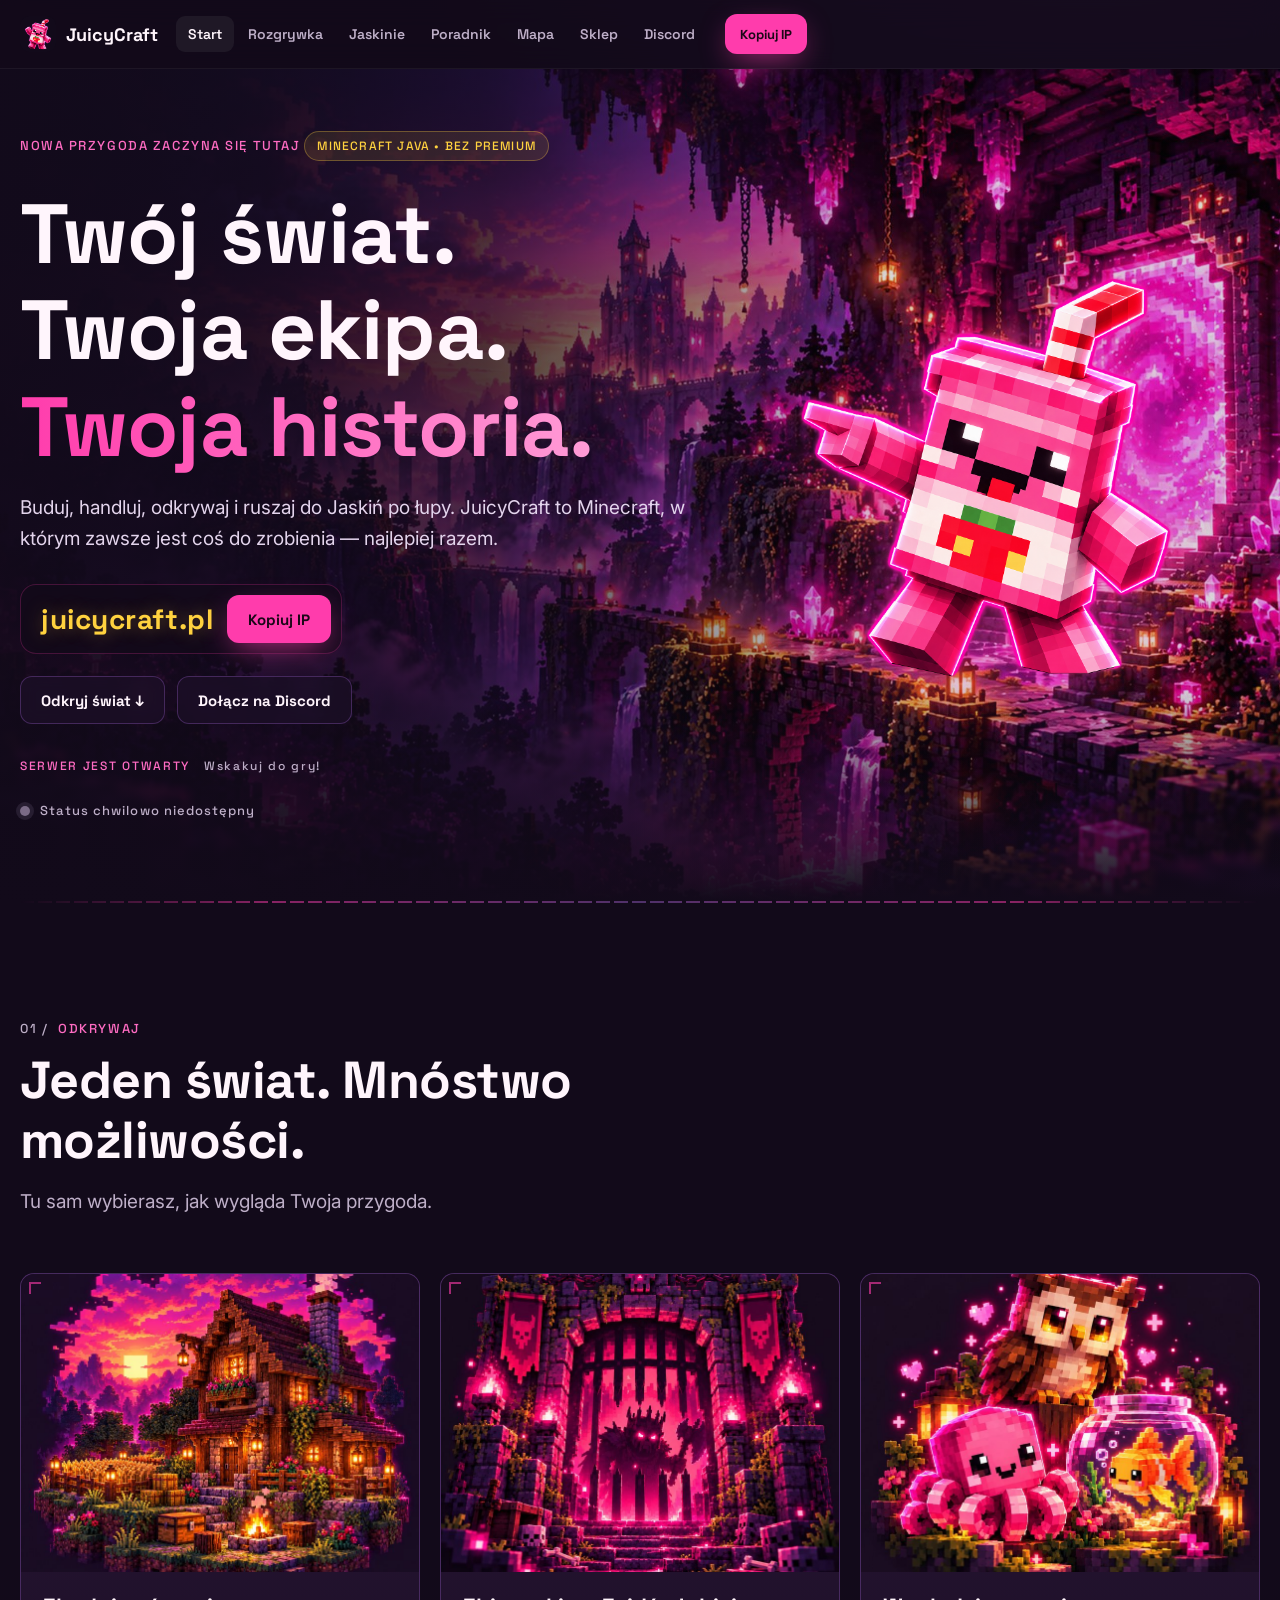
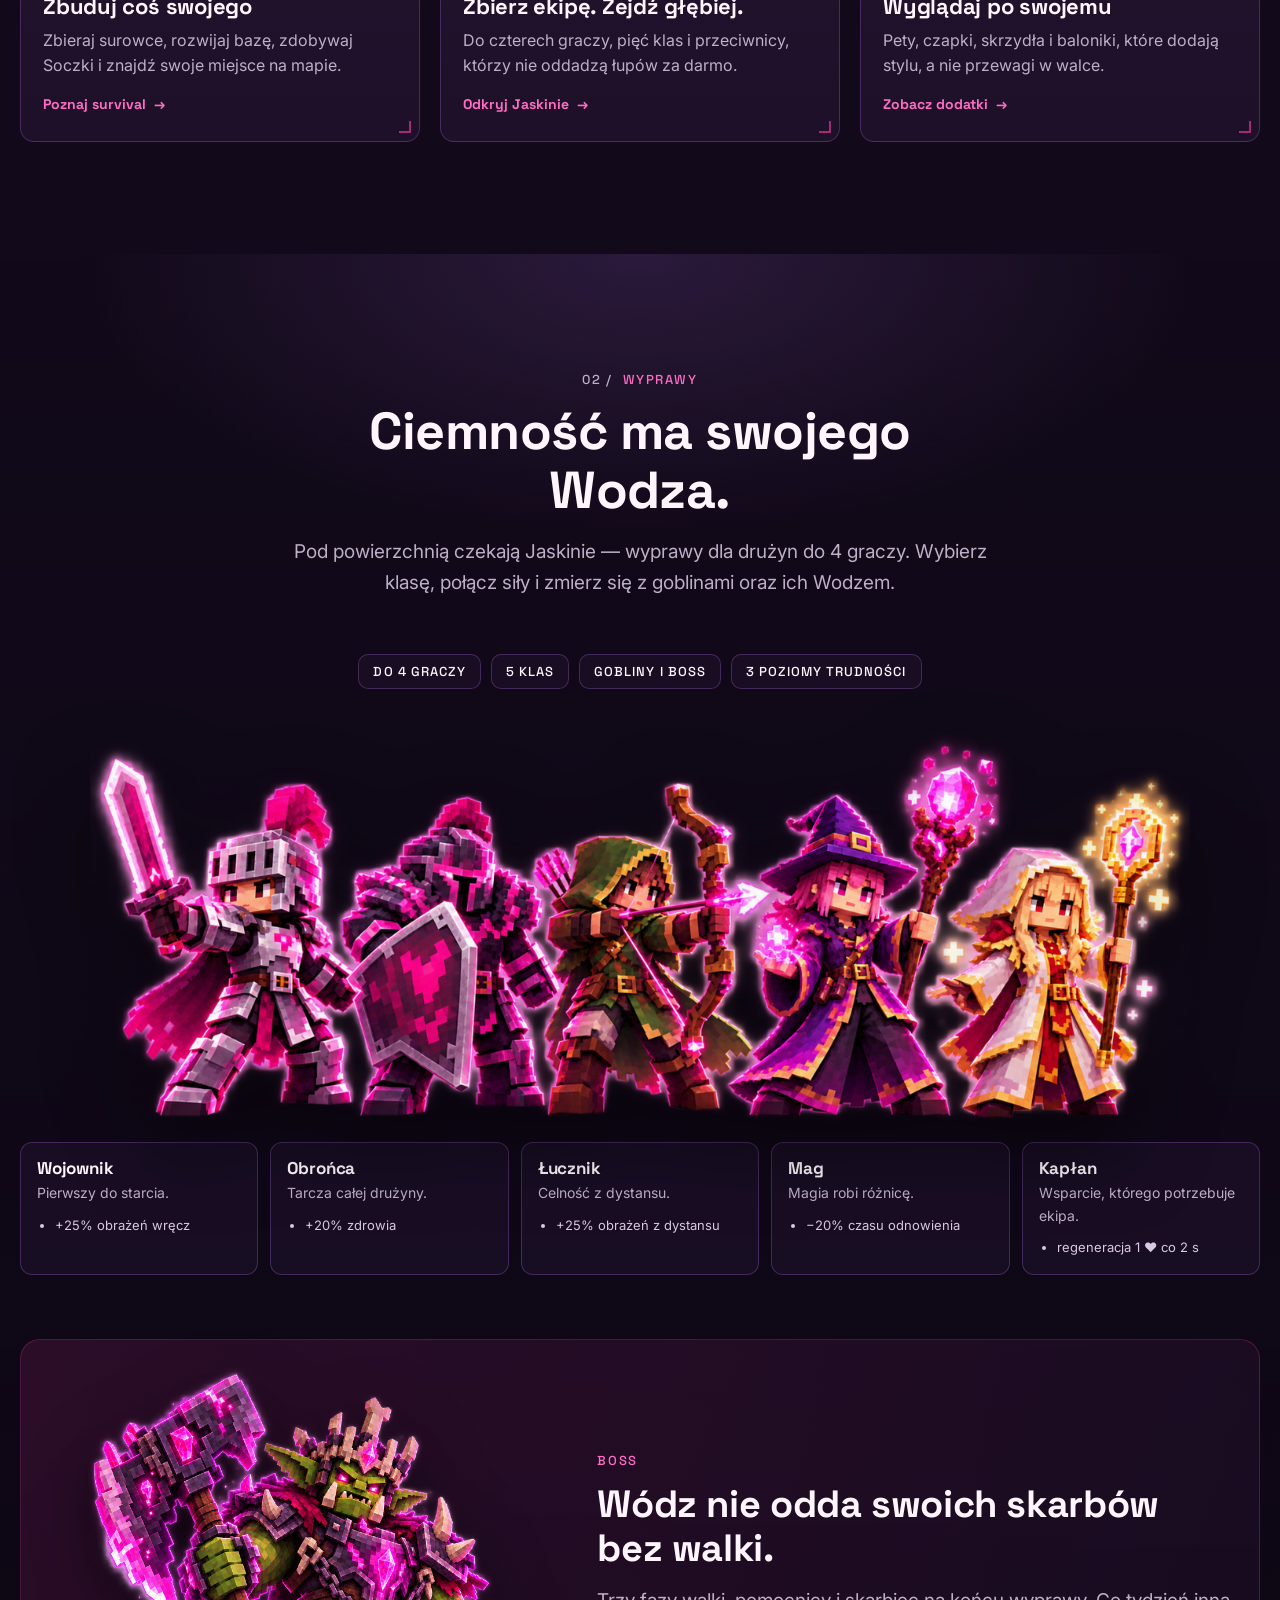
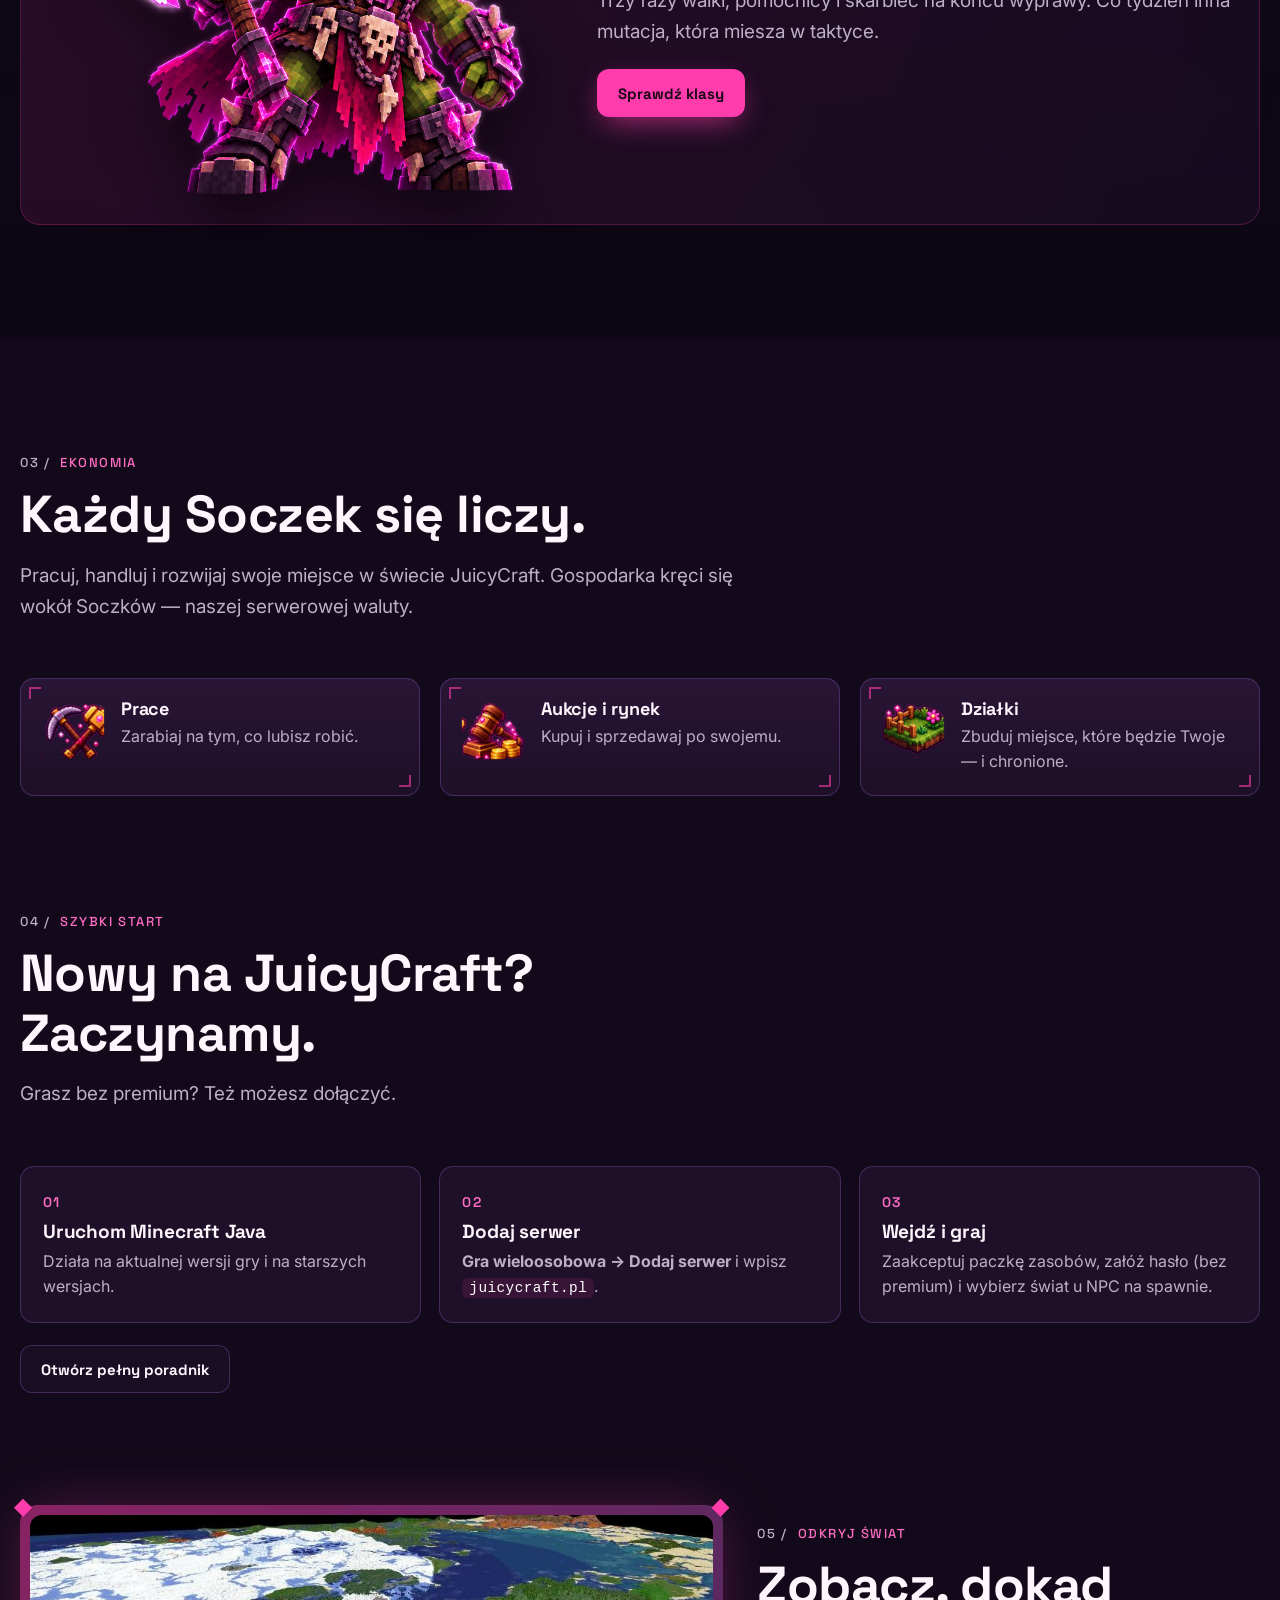
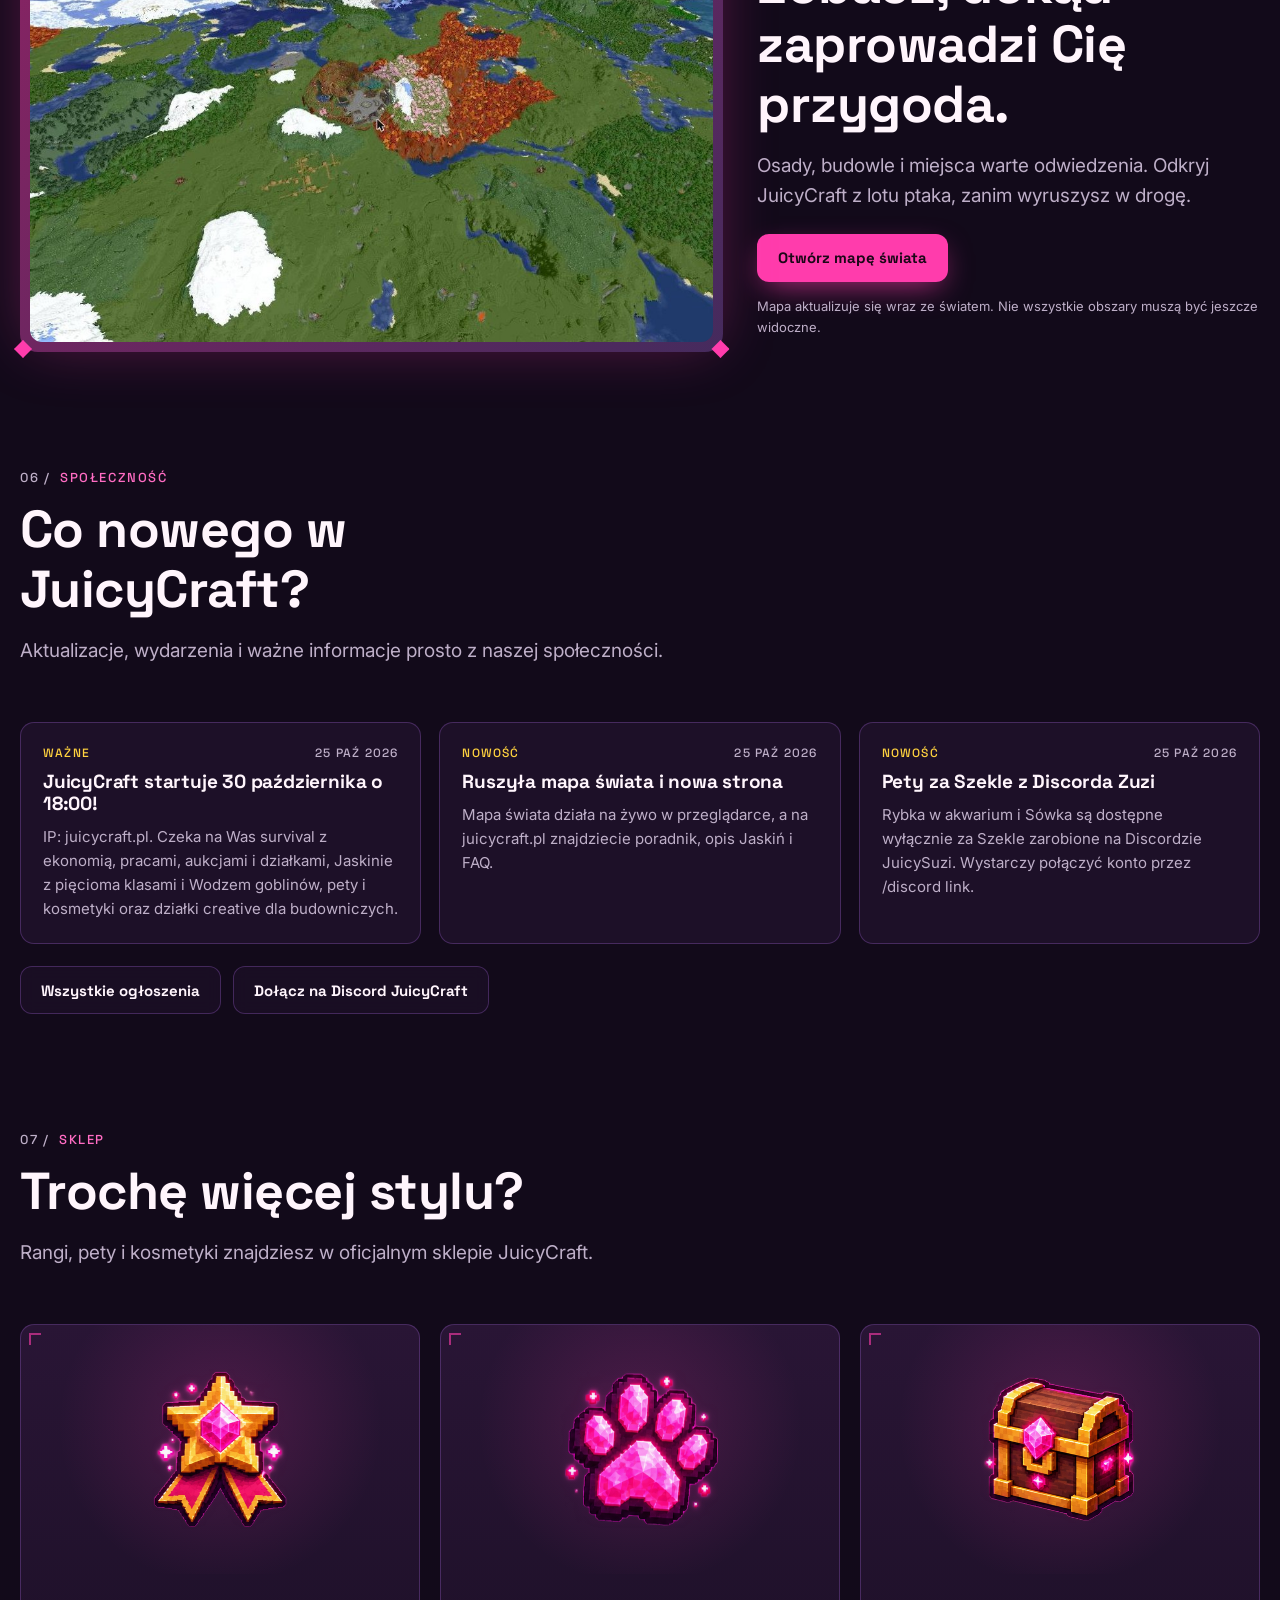
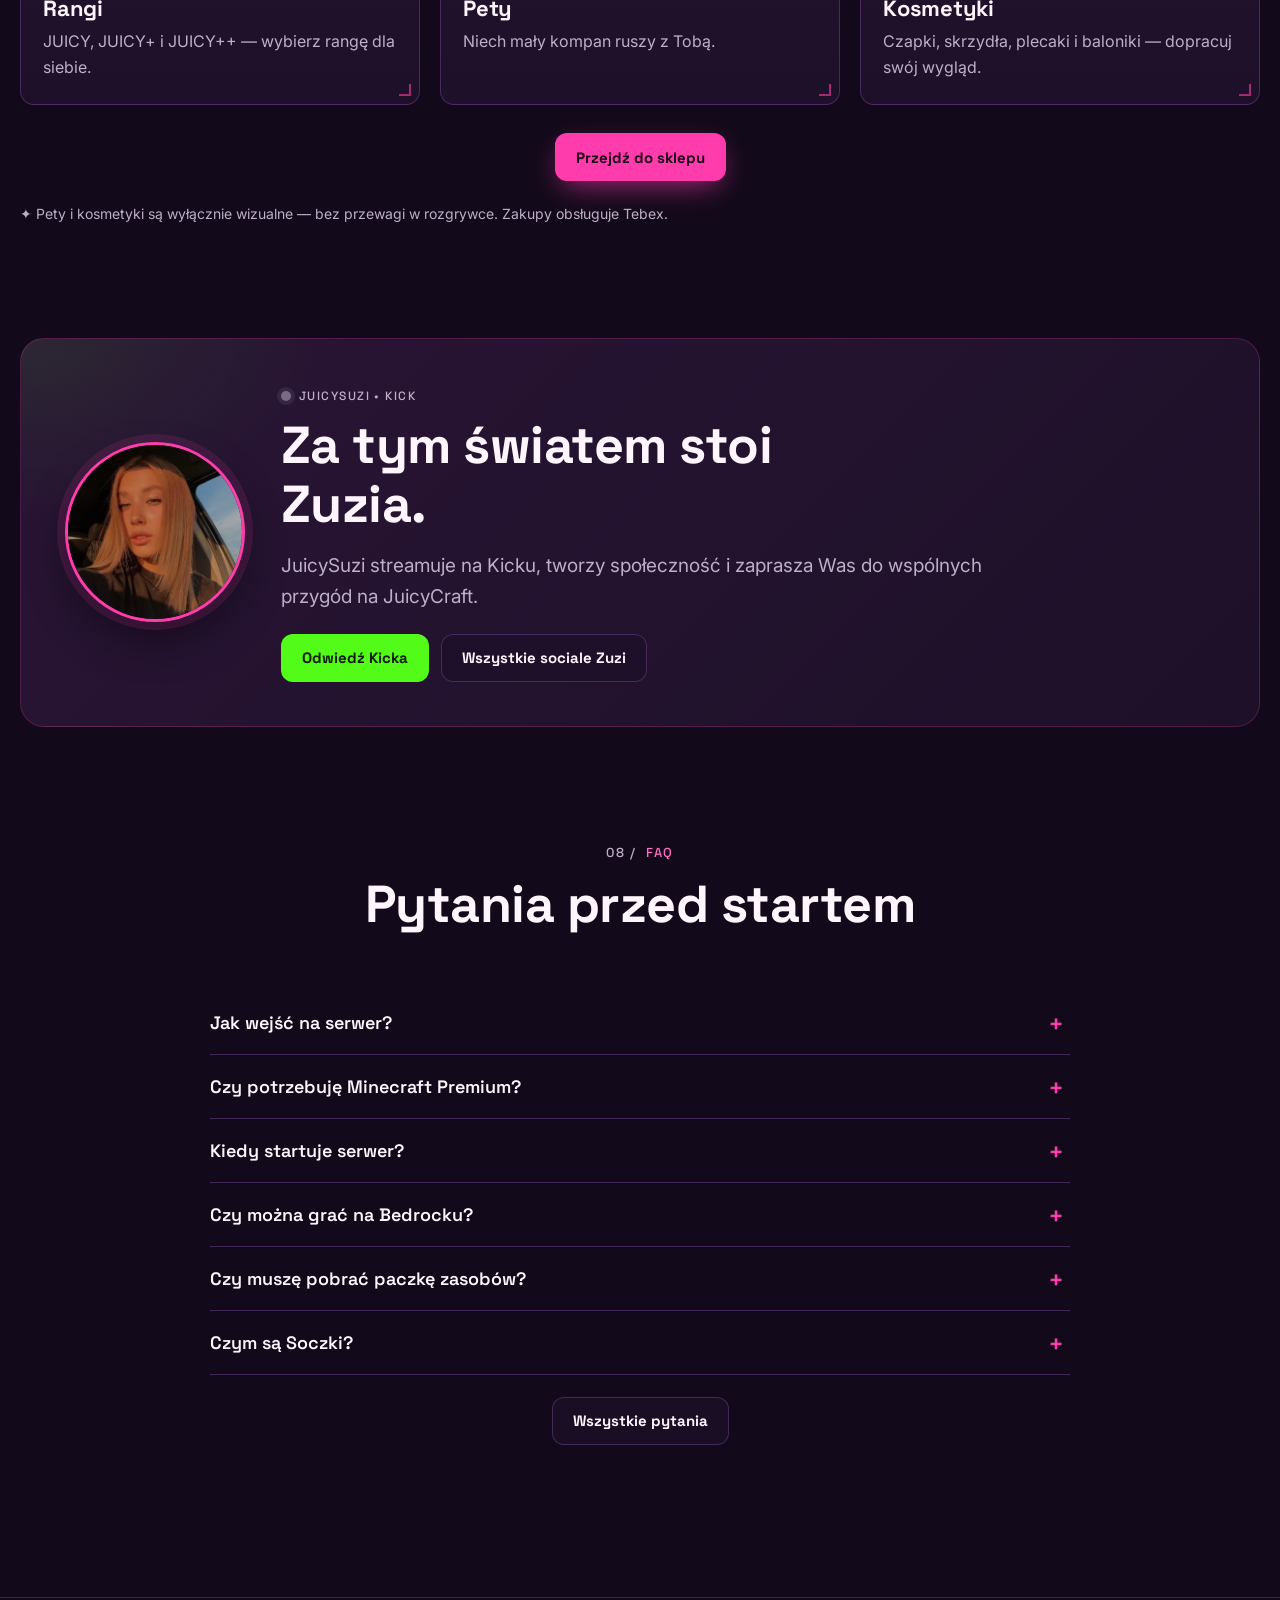
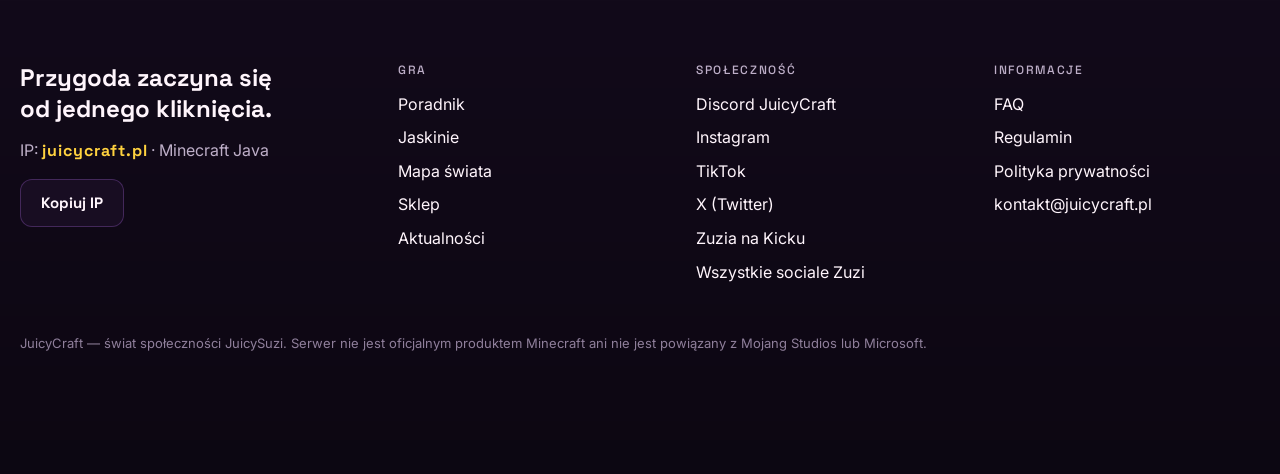
<file: index.html>
<!doctype html>
<html lang="pl" data-root="./">
<head>
<meta charset="utf-8">
<meta name="viewport" content="width=device-width, initial-scale=1, viewport-fit=cover">
<title>JuicyCraft — Serwer Minecraft JuicySuzi | Survival i Jaskinie</title>
<meta name="description" content="Dołącz do JuicyCraft! Survival z ekonomią, Soczkami, działkami i Jaskiniami dla drużyn. Minecraft Java, także bez premium. IP: juicycraft.pl">
<link rel="canonical" href="https://juicycraft.pl/">
<meta property="og:type" content="website">
<meta property="og:locale" content="pl_PL">
<meta property="og:title" content="JuicyCraft — Serwer Minecraft JuicySuzi | Survival i Jaskinie">
<meta property="og:description" content="Dołącz do JuicyCraft! Survival z ekonomią, Soczkami, działkami i Jaskiniami dla drużyn. Minecraft Java, także bez premium. IP: juicycraft.pl">
<meta property="og:url" content="https://juicycraft.pl/">
<meta property="og:image" content="https://juicycraft.pl/img/og.jpg">
<meta name="twitter:card" content="summary_large_image">
<meta name="theme-color" content="#120A1A">
<link rel="icon" type="image/png" href="img/favicon.png">
<link rel="apple-touch-icon" href="img/apple-touch-icon.png">
<link rel="preconnect" href="https://fonts.googleapis.com">
<link rel="preconnect" href="https://fonts.gstatic.com" crossorigin>
<link href="https://fonts.googleapis.com/css2?family=Inter:wght@400;500;600&family=Space+Grotesk:wght@500;600;700&display=swap" rel="stylesheet">
<link rel="stylesheet" href="assets/style.css">
<link rel="preload" as="image" href="img/hero.jpg" media="(min-width: 821px)">
<link rel="preload" as="image" href="img/hero-mobile.jpg" media="(max-width: 820px)">
<script type="application/ld+json">{"@context":"https://schema.org","@type":"WebSite","name":"JuicyCraft","url":"https://juicycraft.pl/","description":"Dołącz do JuicyCraft! Survival z ekonomią, Soczkami, działkami i Jaskiniami dla drużyn. Minecraft Java, także bez premium. IP: juicycraft.pl"}</script>
<script type="application/ld+json">{"@context":"https://schema.org","@type":"Organization","name":"JuicyCraft","url":"https://juicycraft.pl/","logo":"https://juicycraft.pl/img/avatar.png","email":"kontakt@juicycraft.pl","sameAs":["https://discord.gg/w9wUDA2wny","https://www.instagram.com/juicycraft.pl/","https://www.tiktok.com/@juicycraft.pl","https://x.com/JuicyCraftpl"]}</script>
</head>
<body>
<a class="sr-only" href="#tresc">Przejdź do treści</a>
<header class="nav">
  <div class="wrap">
    <a class="brand" href="./"><img src="img/avatar.png" alt="" width="36" height="36">JuicyCraft</a>
    <nav aria-label="Główna"><ul id="menu"><li><a href="./" aria-current="page">Start</a></li><li><a href="#rozgrywka">Rozgrywka</a></li><li><a href="jaskinie/">Jaskinie</a></li><li><a href="poradnik/">Poradnik</a></li><li><a href="mapa/">Mapa</a></li><li><a href="sklep/">Sklep</a></li><li><a href="https://discord.gg/w9wUDA2wny" target="_blank" rel="noopener">Discord</a></li></ul></nav>
    <button class="btn btn-main ipbtn" type="button" data-copy-ip>Kopiuj IP</button>
    <button class="burger" type="button" aria-label="Menu" aria-expanded="false" aria-controls="menu"><span></span></button>
  </div>
</header>
<main id="tresc">

<section class="hero" aria-labelledby="h1">
  <div class="hero-bg" role="img" aria-label="Magiczna kraina JuicyCraft z różowym portalem"></div>
  <div class="particles" aria-hidden="true"></div>
  <div class="wrap hero-grid">
    <div>
      <p class="eyebrow">Nowa przygoda zaczyna się tutaj</p>
      <span class="badge">MINECRAFT JAVA • BEZ PREMIUM</span>
      <h1 id="h1">Twój świat. Twoja ekipa. <em>Twoja historia.</em></h1>
      <p class="lead">Buduj, handluj, odkrywaj i ruszaj do Jaskiń po łupy. JuicyCraft to Minecraft, w którym zawsze jest coś do zrobienia — najlepiej razem.</p>
      <div class="ip-card"><span class="ip">juicycraft.pl</span><button class="btn btn-main" type="button" data-copy-ip>Kopiuj IP</button></div>
      <div class="hero-actions"><a class="btn btn-ghost" href="#rozgrywka">Odkryj świat ↓</a><a class="btn btn-ghost" href="https://discord.gg/w9wUDA2wny" target="_blank" rel="noopener">Dołącz na Discord</a></div>
      <div class="countdown" data-countdown>
        <div class="label"><b>START SERWERA ZA</b> 30 PAŹDZIERNIKA • 18:00</div>
        <div class="cd" role="timer" aria-live="off">
          <div><strong data-d>–</strong><span>dni</span></div><div><strong data-h>–</strong><span>godz</span></div>
          <div><strong data-m>–</strong><span>min</span></div><div><strong data-s>–</strong><span>sek</span></div>
        </div>
      </div>
      <p class="status" data-status><i class="dot"></i><span>Przygotowujemy świat</span></p>
    </div>
    <div class="mascot">
      <p class="bubble" aria-live="polite"></p>
      <img src="img/soczek-wskazuje.png" alt="Soczek — maskotka JuicyCraft. Kliknij, żeby coś powiedział." width="596" height="640" fetchpriority="high">
    </div>
  </div>
</section>
<div class="divider"></div>

<section id="rozgrywka">
  <div class="wrap">
    <div class="sec-head reveal">
  <p class="eyebrow"><b>01 /</b> Odkrywaj</p><h2 class="h2">Jeden świat. Mnóstwo możliwości.</h2><p class="lead">Tu sam wybierasz, jak wygląda Twoja przygoda.</p></div>
    <div class="grid3">
      <article class="card reveal"><div class="card-img"><img src="img/feature-survival.jpg" alt="Przytulna chatka z ogniskiem o zachodzie słońca" loading="lazy" width="800" height="600"></div>
        <div class="card-body"><h3>Zbuduj coś swojego</h3><p>Zbieraj surowce, rozwijaj bazę, zdobywaj Soczki i znajdź swoje miejsce na mapie.</p><a class="more" href="poradnik/#survival">Poznaj survival</a></div></article>
      <article class="card reveal"><div class="card-img"><img src="img/feature-jaskinie.jpg" alt="Brama lochu goblinów z różowymi pochodniami" loading="lazy" width="800" height="600"></div>
        <div class="card-body"><h3>Zbierz ekipę. Zejdź głębiej.</h3><p>Do czterech graczy, pięć klas i przeciwnicy, którzy nie oddadzą łupów za darmo.</p><a class="more" href="jaskinie/">Odkryj Jaskinie</a></div></article>
      <article class="card reveal"><div class="card-img"><img src="img/feature-pety.jpg" alt="Pety: ośmiorniczka, sówka i rybka" loading="lazy" width="800" height="600"></div>
        <div class="card-body"><h3>Wyglądaj po swojemu</h3><p>Pety, czapki, skrzydła i baloniki, które dodają stylu, a nie przewagi w walce.</p><a class="more" href="sklep/">Zobacz dodatki</a></div></article>
    </div>
  </div>
</section>

<section class="dungeon" id="jaskinie">
  <div class="wrap">
    <div class="sec-head center reveal">
  <p class="eyebrow"><b>02 /</b> Wyprawy</p><h2 class="h2">Ciemność ma swojego Wodza.</h2><p class="lead">Pod powierzchnią czekają Jaskinie — wyprawy dla drużyn do 4 graczy. Wybierz klasę, połącz siły i zmierz się z goblinami oraz ich Wodzem.</p></div>
    <div class="tags reveal" style="justify-content:center"><span class="tag">DO 4 GRACZY</span><span class="tag">5 KLAS</span><span class="tag">GOBLINY I BOSS</span><span class="tag">3 POZIOMY TRUDNOŚCI</span></div>
    <img class="lineup reveal" src="img/klasy.png" alt="Pięć klas: wojownik, obrońca, łucznik, mag i kapłan" loading="lazy" width="1400" height="495">
    <div class="classes">
      <div class="cls reveal"><h4>Wojownik</h4><p>Pierwszy do starcia.</p><ul><li>+25% obrażeń wręcz</li></ul></div><div class="cls reveal"><h4>Obrońca</h4><p>Tarcza całej drużyny.</p><ul><li>+20% zdrowia</li></ul></div><div class="cls reveal"><h4>Łucznik</h4><p>Celność z dystansu.</p><ul><li>+25% obrażeń z dystansu</li></ul></div><div class="cls reveal"><h4>Mag</h4><p>Magia robi różnicę.</p><ul><li>−20% czasu odnowienia</li></ul></div><div class="cls reveal"><h4>Kapłan</h4><p>Wsparcie, którego potrzebuje ekipa.</p><ul><li>regeneracja 1 ❤ co 2 s</li></ul></div>
    </div>
    <div class="boss reveal">
      <img src="img/boss-wodz.png" alt="Wódz goblinów z ogromnym toporem" loading="lazy" width="760" height="740">
      <div><p class="eyebrow">Boss</p><h3>Wódz nie odda swoich skarbów bez walki.</h3>
        <p class="lead">Trzy fazy walki, pomocnicy i skarbiec na końcu wyprawy. Co tydzień inna mutacja, która miesza w taktyce.</p>
        <div class="row"><a class="btn btn-main" href="jaskinie/">Sprawdź klasy</a></div></div>
    </div>
  </div>
</section>

<section>
  <div class="wrap">
    <div class="sec-head reveal">
  <p class="eyebrow"><b>03 /</b> Ekonomia</p><h2 class="h2">Każdy Soczek się liczy.</h2><p class="lead">Pracuj, handluj i rozwijaj swoje miejsce w świecie JuicyCraft. Gospodarka kręci się wokół Soczków — naszej serwerowej waluty.</p></div>
    <div class="grid3">
      <div class="card mini reveal"><img src="img/ikony/prace.png" alt="" width="64" height="64"><div><h3>Prace</h3><p>Zarabiaj na tym, co lubisz robić.</p></div></div>
      <div class="card mini reveal"><img src="img/ikony/aukcje.png" alt="" width="64" height="64"><div><h3>Aukcje i rynek</h3><p>Kupuj i sprzedawaj po swojemu.</p></div></div>
      <div class="card mini reveal"><img src="img/ikony/dzialki.png" alt="" width="64" height="64"><div><h3>Działki</h3><p>Zbuduj miejsce, które będzie Twoje — i chronione.</p></div></div>
    </div>
  </div>
</section>

<section style="padding-top:0">
  <div class="wrap">
    <div class="sec-head reveal">
  <p class="eyebrow"><b>04 /</b> Szybki start</p><h2 class="h2">Nowy na JuicyCraft? Zaczynamy.</h2><p class="lead">Grasz bez premium? Też możesz dołączyć.</p></div>
    <div class="steps">
      <div class="step reveal"><h3>Uruchom Minecraft Java</h3><p>Działa na aktualnej wersji gry i na starszych wersjach.</p></div>
      <div class="step reveal"><h3>Dodaj serwer</h3><p><b>Gra wieloosobowa → Dodaj serwer</b> i wpisz <code>juicycraft.pl</code>.</p></div>
      <div class="step reveal"><h3>Wejdź i graj</h3><p>Zaakceptuj paczkę zasobów, załóż hasło (bez premium) i wybierz świat u NPC na spawnie.</p></div>
    </div>
    <div class="row reveal"><a class="btn btn-ghost" href="poradnik/">Otwórz pełny poradnik</a></div>
  </div>
</section>

<section style="padding-top:0">
  <div class="wrap map-wrap">
    <div class="map-frame reveal"><i class="corner c1"></i><i class="corner c2"></i><i class="corner c3"></i><i class="corner c4"></i>
      <img src="img/mapa-podglad.jpg" alt="Prawdziwy podgląd mapy świata JuicyCraft z BlueMap" loading="lazy" width="1600" height="1000"></div>
    <div class="reveal">
      <p class="eyebrow"><b>05 /</b> Odkryj świat</p>
      <h2 class="h2">Zobacz, dokąd zaprowadzi Cię przygoda.</h2>
      <p class="lead">Osady, budowle i miejsca warte odwiedzenia. Odkryj JuicyCraft z lotu ptaka, zanim wyruszysz w drogę.</p>
      <div class="row"><a class="btn btn-main" href="https://mapa.juicycraft.pl" target="_blank" rel="noopener">Otwórz mapę świata</a></div>
      <p class="note">Mapa aktualizuje się wraz ze światem. Nie wszystkie obszary muszą być jeszcze widoczne.</p>
    </div>
  </div>
</section>

<section style="padding-top:0">
  <div class="wrap">
    <div class="sec-head reveal">
  <p class="eyebrow"><b>06 /</b> Społeczność</p><h2 class="h2">Co nowego w JuicyCraft?</h2><p class="lead">Aktualizacje, wydarzenia i ważne informacje prosto z naszej społeczności.</p></div>
    <div class="news" data-news="3"><p class="empty">Wczytywanie…</p></div>
    <div class="row reveal"><a class="btn btn-ghost" href="aktualnosci/">Wszystkie ogłoszenia</a><a class="btn btn-ghost" href="https://discord.gg/w9wUDA2wny" target="_blank" rel="noopener">Dołącz na Discord JuicyCraft</a></div>
  </div>
</section>

<section class="shop" style="padding-top:0">
  <div class="wrap">
    <div class="sec-head reveal">
  <p class="eyebrow"><b>07 /</b> Sklep</p><h2 class="h2">Trochę więcej stylu?</h2><p class="lead">Rangi, pety i kosmetyki znajdziesz w oficjalnym sklepie JuicyCraft.</p></div>
    <div class="grid3">
      <a class="card reveal" href="sklep/#rangi" style="text-decoration:none;color:inherit"><div class="card-img"><img src="img/ikony/glosowanie.png" alt="" loading="lazy" width="160" height="160"></div><div class="card-body"><h3>Rangi</h3><p>JUICY, JUICY+ i JUICY++ — wybierz rangę dla siebie.</p></div></a>
      <a class="card reveal" href="sklep/#pety" style="text-decoration:none;color:inherit"><div class="card-img"><img src="img/ikony/pety.png" alt="" loading="lazy" width="160" height="160"></div><div class="card-body"><h3>Pety</h3><p>Niech mały kompan ruszy z Tobą.</p></div></a>
      <a class="card reveal" href="sklep/#kosmetyki" style="text-decoration:none;color:inherit"><div class="card-img"><img src="img/ikony/sklep.png" alt="" loading="lazy" width="160" height="160"></div><div class="card-body"><h3>Kosmetyki</h3><p>Czapki, skrzydła, plecaki i baloniki — dopracuj swój wygląd.</p></div></a>
    </div>
    <div class="row reveal" style="justify-content:center;margin-top:28px"><a class="btn btn-main" href="https://juicycraft.tebex.store" target="_blank" rel="noopener">Przejdź do sklepu</a></div>
    <p class="fineprint reveal">✦ Pety i kosmetyki są wyłącznie wizualne — bez przewagi w rozgrywce. Zakupy obsługuje Tebex.</p>
  </div>
</section>

<section style="padding-top:0">
  <div class="wrap">
    <div class="zuzia reveal">
      <img class="pic" src="img/zuzia.jpg" alt="JuicySuzi" width="180" height="180" loading="lazy">
      <div>
        <p class="live"><i class="dot"></i>JUICYSUZI • KICK</p>
        <h2 class="h2">Za tym światem stoi Zuzia.</h2>
        <p class="lead">JuicySuzi streamuje na Kicku, tworzy społeczność i zaprasza Was do wspólnych przygód na JuicyCraft.</p>
        <div class="row"><a class="btn btn-kick" href="https://kick.com/juicysuzi" target="_blank" rel="noopener">Odwiedź Kicka</a><a class="btn btn-ghost" href="https://beacons.ai/juicysuzi" target="_blank" rel="noopener">Wszystkie sociale Zuzi</a></div>
      </div>
    </div>
  </div>
</section>

<section style="padding-top:0" id="faq">
  <div class="wrap">
    <div class="sec-head center reveal">
  <p class="eyebrow"><b>08 /</b> FAQ</p><h2 class="h2">Pytania przed startem</h2></div>
    <div class="faq reveal"><details><summary>Jak wejść na serwer?</summary><p>Uruchom Minecraft Java Edition, dodaj nowy serwer i wpisz <code>juicycraft.pl</code>.</p></details><details><summary>Czy potrzebuję Minecraft Premium?</summary><p>Nie. JuicyCraft umożliwia również grę bez premium — przy pierwszym wejściu założysz hasło do swojego nicku. Gracze premium wchodzą bez hasła.</p></details><details><summary>Kiedy startuje serwer?</summary><p>30 października 2026 o godzinie 18:00 czasu polskiego.</p></details><details><summary>Czy można grać na Bedrocku?</summary><p>JuicyCraft jest serwerem Java Edition. Dostęp z Bedrocka (telefon, konsole) nie jest obecnie dostępny.</p></details><details><summary>Czy muszę pobrać paczkę zasobów?</summary><p>Tak, ale nie musisz nic instalować ręcznie — serwer zaproponuje ją przy wejściu, wystarczy kliknąć „Tak”. Bez niej nie zobaczysz petów, czapek i broni z Jaskiń.</p></details><details><summary>Czym są Soczki?</summary><p>To waluta JuicyCraft. Zdobywasz je za pracę, handel, zadania, głosowanie i grę. Swoje Soczki sprawdzisz komendą <code>/soczki</code>.</p></details></div>
    <div class="row reveal" style="justify-content:center"><a class="btn btn-ghost" href="faq/">Wszystkie pytania</a></div>
  </div>
</section>
</main>
<footer>
  <div class="wrap">
    <div class="foot">
      <div>
        <p class="big">Przygoda zaczyna się od jednego kliknięcia.</p>
        <p style="margin-top:14px;color:var(--muted)">IP: <b style="color:var(--gold)" class="pix">juicycraft.pl</b> · Minecraft Java</p>
        <button class="btn btn-ghost" type="button" data-copy-ip style="margin-top:16px">Kopiuj IP</button>
      </div>
      <div><h4>Gra</h4><ul>
        <li><a href="poradnik/">Poradnik</a></li><li><a href="jaskinie/">Jaskinie</a></li>
        <li><a href="mapa/">Mapa świata</a></li><li><a href="sklep/">Sklep</a></li><li><a href="aktualnosci/">Aktualności</a></li></ul></div>
      <div><h4>Społeczność</h4><ul>
        <li><a href="https://discord.gg/w9wUDA2wny" target="_blank" rel="noopener">Discord JuicyCraft</a></li>
        <li><a href="https://www.instagram.com/juicycraft.pl/" target="_blank" rel="noopener">Instagram</a></li><li><a href="https://www.tiktok.com/@juicycraft.pl" target="_blank" rel="noopener">TikTok</a></li><li><a href="https://x.com/JuicyCraftpl" target="_blank" rel="noopener">X (Twitter)</a></li>
        <li><a href="https://kick.com/juicysuzi" target="_blank" rel="noopener">Zuzia na Kicku</a></li>
        <li><a href="https://beacons.ai/juicysuzi" target="_blank" rel="noopener">Wszystkie sociale Zuzi</a></li></ul></div>
      <div><h4>Informacje</h4><ul>
        <li><a href="faq/">FAQ</a></li><li><a href="regulamin/">Regulamin</a></li>
        <li><a href="polityka-prywatnosci/">Polityka prywatności</a></li><li><a href="mailto:kontakt@juicycraft.pl">kontakt@juicycraft.pl</a></li></ul></div>
    </div>
    <p class="legal">JuicyCraft — świat społeczności JuicySuzi. Serwer nie jest oficjalnym produktem Minecraft ani nie jest powiązany z Mojang Studios lub Microsoft.</p>
  </div>
</footer>
<div class="mbar">
  <button class="btn btn-main" type="button" data-copy-ip>Kopiuj IP</button>
  <a class="btn btn-ghost" href="mapa/">Mapa</a>
  <a class="btn btn-ghost" href="https://discord.gg/w9wUDA2wny" target="_blank" rel="noopener">Discord</a>
</div>
<script src="assets/app.js" defer></script>
</body>
</html>
</file>
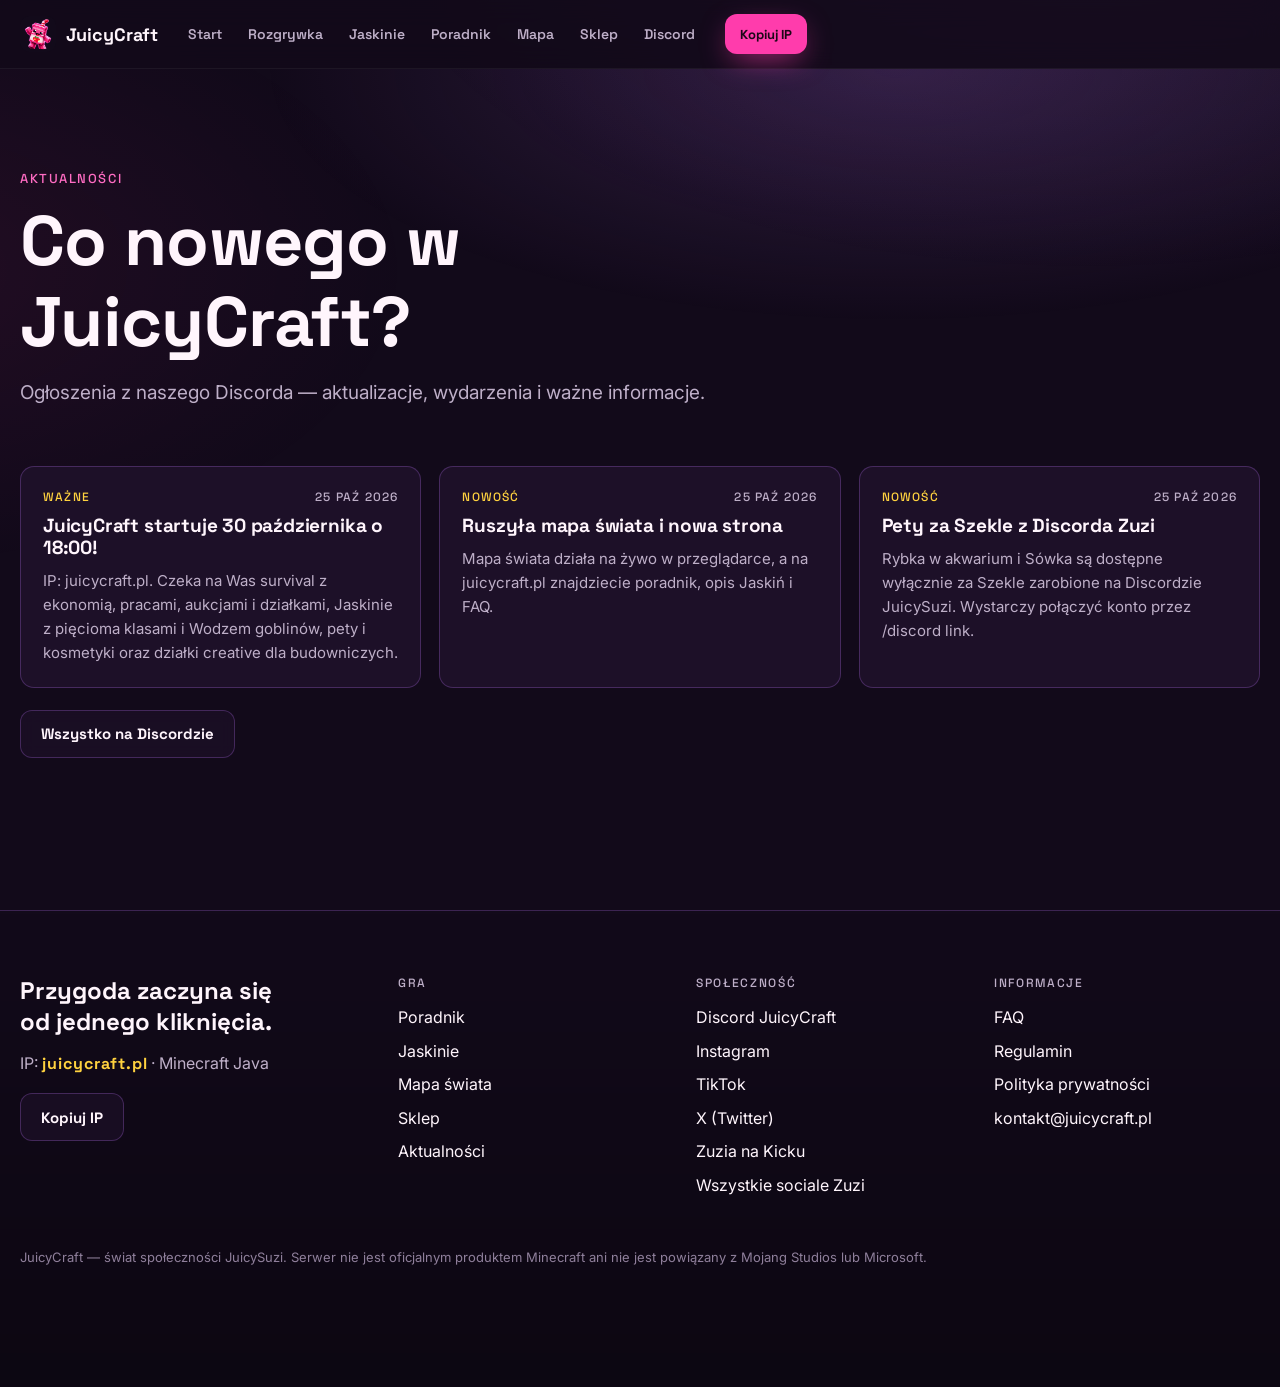
<file: aktualnosci/index.html>
<!doctype html>
<html lang="pl" data-root="../">
<head>
<meta charset="utf-8">
<meta name="viewport" content="width=device-width, initial-scale=1, viewport-fit=cover">
<title>Aktualności | JuicyCraft</title>
<meta name="description" content="Ogłoszenia i aktualizacje serwera JuicyCraft prosto z Discorda.">
<link rel="canonical" href="https://juicycraft.pl/aktualnosci/">
<meta property="og:type" content="website">
<meta property="og:locale" content="pl_PL">
<meta property="og:title" content="Aktualności | JuicyCraft">
<meta property="og:description" content="Ogłoszenia i aktualizacje serwera JuicyCraft prosto z Discorda.">
<meta property="og:url" content="https://juicycraft.pl/aktualnosci/">
<meta property="og:image" content="https://juicycraft.pl/img/og.jpg">
<meta name="twitter:card" content="summary_large_image">
<meta name="theme-color" content="#120A1A">
<link rel="icon" type="image/png" href="../img/favicon.png">
<link rel="apple-touch-icon" href="../img/apple-touch-icon.png">
<link rel="preconnect" href="https://fonts.googleapis.com">
<link rel="preconnect" href="https://fonts.gstatic.com" crossorigin>
<link href="https://fonts.googleapis.com/css2?family=Inter:wght@400;500;600&family=Space+Grotesk:wght@500;600;700&display=swap" rel="stylesheet">
<link rel="stylesheet" href="../assets/style.css">

</head>
<body>
<a class="sr-only" href="#tresc">Przejdź do treści</a>
<header class="nav">
  <div class="wrap">
    <a class="brand" href="../"><img src="../img/avatar.png" alt="" width="36" height="36">JuicyCraft</a>
    <nav aria-label="Główna"><ul id="menu"><li><a href="../">Start</a></li><li><a href="../#rozgrywka">Rozgrywka</a></li><li><a href="../jaskinie/">Jaskinie</a></li><li><a href="../poradnik/">Poradnik</a></li><li><a href="../mapa/">Mapa</a></li><li><a href="../sklep/">Sklep</a></li><li><a href="https://discord.gg/w9wUDA2wny" target="_blank" rel="noopener">Discord</a></li></ul></nav>
    <button class="btn btn-main ipbtn" type="button" data-copy-ip>Kopiuj IP</button>
    <button class="burger" type="button" aria-label="Menu" aria-expanded="false" aria-controls="menu"><span></span></button>
  </div>
</header>
<main id="tresc">
<section class="page-hero"><div class="wrap"><p class="eyebrow">Aktualności</p><h1>Co nowego w JuicyCraft?</h1><p class="lead">Ogłoszenia z naszego Discorda — aktualizacje, wydarzenia i ważne informacje.</p></div></section>
<section style="padding-top:10px"><div class="wrap"><div class="news" data-news="12"><p class="empty">Wczytywanie…</p></div>
  <div class="row"><a class="btn btn-ghost" href="https://discord.gg/w9wUDA2wny" target="_blank" rel="noopener">Wszystko na Discordzie</a></div></div></section>
</main>
<footer>
  <div class="wrap">
    <div class="foot">
      <div>
        <p class="big">Przygoda zaczyna się od jednego kliknięcia.</p>
        <p style="margin-top:14px;color:var(--muted)">IP: <b style="color:var(--gold)" class="pix">juicycraft.pl</b> · Minecraft Java</p>
        <button class="btn btn-ghost" type="button" data-copy-ip style="margin-top:16px">Kopiuj IP</button>
      </div>
      <div><h4>Gra</h4><ul>
        <li><a href="../poradnik/">Poradnik</a></li><li><a href="../jaskinie/">Jaskinie</a></li>
        <li><a href="../mapa/">Mapa świata</a></li><li><a href="../sklep/">Sklep</a></li><li><a href="../aktualnosci/">Aktualności</a></li></ul></div>
      <div><h4>Społeczność</h4><ul>
        <li><a href="https://discord.gg/w9wUDA2wny" target="_blank" rel="noopener">Discord JuicyCraft</a></li>
        <li><a href="https://www.instagram.com/juicycraft.pl/" target="_blank" rel="noopener">Instagram</a></li><li><a href="https://www.tiktok.com/@juicycraft.pl" target="_blank" rel="noopener">TikTok</a></li><li><a href="https://x.com/JuicyCraftpl" target="_blank" rel="noopener">X (Twitter)</a></li>
        <li><a href="https://kick.com/juicysuzi" target="_blank" rel="noopener">Zuzia na Kicku</a></li>
        <li><a href="https://beacons.ai/juicysuzi" target="_blank" rel="noopener">Wszystkie sociale Zuzi</a></li></ul></div>
      <div><h4>Informacje</h4><ul>
        <li><a href="../faq/">FAQ</a></li><li><a href="../regulamin/">Regulamin</a></li>
        <li><a href="../polityka-prywatnosci/">Polityka prywatności</a></li><li><a href="mailto:kontakt@juicycraft.pl">kontakt@juicycraft.pl</a></li></ul></div>
    </div>
    <p class="legal">JuicyCraft — świat społeczności JuicySuzi. Serwer nie jest oficjalnym produktem Minecraft ani nie jest powiązany z Mojang Studios lub Microsoft.</p>
  </div>
</footer>
<div class="mbar">
  <button class="btn btn-main" type="button" data-copy-ip>Kopiuj IP</button>
  <a class="btn btn-ghost" href="../mapa/">Mapa</a>
  <a class="btn btn-ghost" href="https://discord.gg/w9wUDA2wny" target="_blank" rel="noopener">Discord</a>
</div>
<script src="../assets/app.js" defer></script>
</body>
</html>
</file>
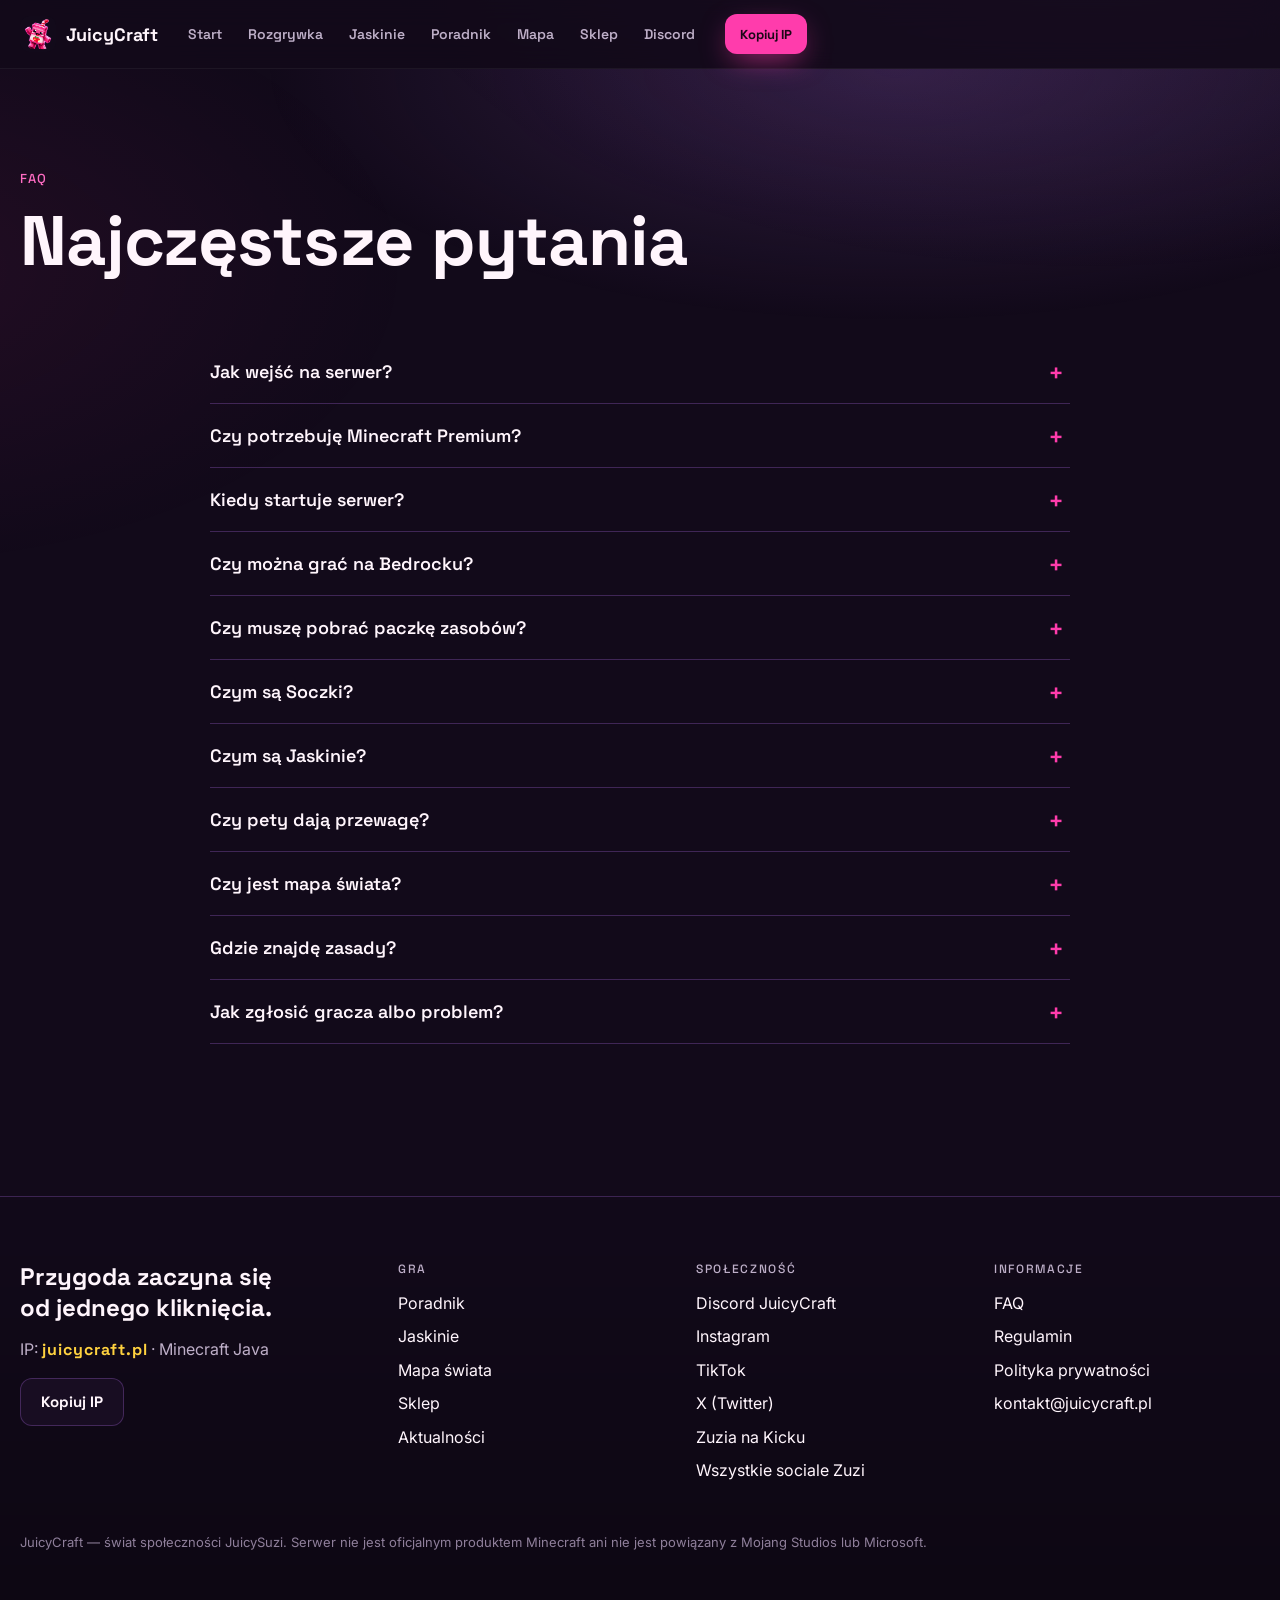
<file: faq/index.html>
<!doctype html>
<html lang="pl" data-root="../">
<head>
<meta charset="utf-8">
<meta name="viewport" content="width=device-width, initial-scale=1, viewport-fit=cover">
<title>FAQ — najczęstsze pytania | JuicyCraft</title>
<meta name="description" content="Jak wejść na JuicyCraft, czy potrzebuję premium, kiedy start, czym są Soczki i Jaskinie.">
<link rel="canonical" href="https://juicycraft.pl/faq/">
<meta property="og:type" content="website">
<meta property="og:locale" content="pl_PL">
<meta property="og:title" content="FAQ — najczęstsze pytania | JuicyCraft">
<meta property="og:description" content="Jak wejść na JuicyCraft, czy potrzebuję premium, kiedy start, czym są Soczki i Jaskinie.">
<meta property="og:url" content="https://juicycraft.pl/faq/">
<meta property="og:image" content="https://juicycraft.pl/img/og.jpg">
<meta name="twitter:card" content="summary_large_image">
<meta name="theme-color" content="#120A1A">
<link rel="icon" type="image/png" href="../img/favicon.png">
<link rel="apple-touch-icon" href="../img/apple-touch-icon.png">
<link rel="preconnect" href="https://fonts.googleapis.com">
<link rel="preconnect" href="https://fonts.gstatic.com" crossorigin>
<link href="https://fonts.googleapis.com/css2?family=Inter:wght@400;500;600&family=Space+Grotesk:wght@500;600;700&display=swap" rel="stylesheet">
<link rel="stylesheet" href="../assets/style.css">

</head>
<body>
<a class="sr-only" href="#tresc">Przejdź do treści</a>
<header class="nav">
  <div class="wrap">
    <a class="brand" href="../"><img src="../img/avatar.png" alt="" width="36" height="36">JuicyCraft</a>
    <nav aria-label="Główna"><ul id="menu"><li><a href="../">Start</a></li><li><a href="../#rozgrywka">Rozgrywka</a></li><li><a href="../jaskinie/">Jaskinie</a></li><li><a href="../poradnik/">Poradnik</a></li><li><a href="../mapa/">Mapa</a></li><li><a href="../sklep/">Sklep</a></li><li><a href="https://discord.gg/w9wUDA2wny" target="_blank" rel="noopener">Discord</a></li></ul></nav>
    <button class="btn btn-main ipbtn" type="button" data-copy-ip>Kopiuj IP</button>
    <button class="burger" type="button" aria-label="Menu" aria-expanded="false" aria-controls="menu"><span></span></button>
  </div>
</header>
<main id="tresc">
<section class="page-hero"><div class="wrap"><p class="eyebrow">FAQ</p><h1>Najczęstsze pytania</h1></div></section>
<section style="padding-top:10px"><div class="wrap"><div class="faq"><details><summary>Jak wejść na serwer?</summary><p>Uruchom Minecraft Java Edition, dodaj nowy serwer i wpisz <code>juicycraft.pl</code>.</p></details><details><summary>Czy potrzebuję Minecraft Premium?</summary><p>Nie. JuicyCraft umożliwia również grę bez premium — przy pierwszym wejściu założysz hasło do swojego nicku. Gracze premium wchodzą bez hasła.</p></details><details><summary>Kiedy startuje serwer?</summary><p>30 października 2026 o godzinie 18:00 czasu polskiego.</p></details><details><summary>Czy można grać na Bedrocku?</summary><p>JuicyCraft jest serwerem Java Edition. Dostęp z Bedrocka (telefon, konsole) nie jest obecnie dostępny.</p></details><details><summary>Czy muszę pobrać paczkę zasobów?</summary><p>Tak, ale nie musisz nic instalować ręcznie — serwer zaproponuje ją przy wejściu, wystarczy kliknąć „Tak”. Bez niej nie zobaczysz petów, czapek i broni z Jaskiń.</p></details><details><summary>Czym są Soczki?</summary><p>To waluta JuicyCraft. Zdobywasz je za pracę, handel, zadania, głosowanie i grę. Swoje Soczki sprawdzisz komendą <code>/soczki</code>.</p></details><details><summary>Czym są Jaskinie?</summary><p>To instancjonowane wyprawy dla drużyn do czterech osób, z pięcioma klasami postaci, goblinami i bossem — Wodzem.</p></details><details><summary>Czy pety dają przewagę?</summary><p>Nie. Pety i kosmetyki służą wyłącznie do zmiany wyglądu.</p></details><details><summary>Czy jest mapa świata?</summary><p>Tak. Mapa JuicyCraft jest dostępna online i aktualizuje się wraz z postępem renderowania.</p></details><details><summary>Gdzie znajdę zasady?</summary><p>W <a href="../regulamin/">regulaminie</a>, w grze pod <code>/regulamin</code> i na Discordzie.</p></details><details><summary>Jak zgłosić gracza albo problem?</summary><p>W grze: <code>/report</code> (zgłoszenie gracza) lub <code>/helpop</code> (pytanie do administracji). Poza grą: ticket na Discordzie JuicyCraft.</p></details></div></div></section>
</main>
<footer>
  <div class="wrap">
    <div class="foot">
      <div>
        <p class="big">Przygoda zaczyna się od jednego kliknięcia.</p>
        <p style="margin-top:14px;color:var(--muted)">IP: <b style="color:var(--gold)" class="pix">juicycraft.pl</b> · Minecraft Java</p>
        <button class="btn btn-ghost" type="button" data-copy-ip style="margin-top:16px">Kopiuj IP</button>
      </div>
      <div><h4>Gra</h4><ul>
        <li><a href="../poradnik/">Poradnik</a></li><li><a href="../jaskinie/">Jaskinie</a></li>
        <li><a href="../mapa/">Mapa świata</a></li><li><a href="../sklep/">Sklep</a></li><li><a href="../aktualnosci/">Aktualności</a></li></ul></div>
      <div><h4>Społeczność</h4><ul>
        <li><a href="https://discord.gg/w9wUDA2wny" target="_blank" rel="noopener">Discord JuicyCraft</a></li>
        <li><a href="https://www.instagram.com/juicycraft.pl/" target="_blank" rel="noopener">Instagram</a></li><li><a href="https://www.tiktok.com/@juicycraft.pl" target="_blank" rel="noopener">TikTok</a></li><li><a href="https://x.com/JuicyCraftpl" target="_blank" rel="noopener">X (Twitter)</a></li>
        <li><a href="https://kick.com/juicysuzi" target="_blank" rel="noopener">Zuzia na Kicku</a></li>
        <li><a href="https://beacons.ai/juicysuzi" target="_blank" rel="noopener">Wszystkie sociale Zuzi</a></li></ul></div>
      <div><h4>Informacje</h4><ul>
        <li><a href="../faq/">FAQ</a></li><li><a href="../regulamin/">Regulamin</a></li>
        <li><a href="../polityka-prywatnosci/">Polityka prywatności</a></li><li><a href="mailto:kontakt@juicycraft.pl">kontakt@juicycraft.pl</a></li></ul></div>
    </div>
    <p class="legal">JuicyCraft — świat społeczności JuicySuzi. Serwer nie jest oficjalnym produktem Minecraft ani nie jest powiązany z Mojang Studios lub Microsoft.</p>
  </div>
</footer>
<div class="mbar">
  <button class="btn btn-main" type="button" data-copy-ip>Kopiuj IP</button>
  <a class="btn btn-ghost" href="../mapa/">Mapa</a>
  <a class="btn btn-ghost" href="https://discord.gg/w9wUDA2wny" target="_blank" rel="noopener">Discord</a>
</div>
<script src="../assets/app.js" defer></script>
</body>
</html>
</file>
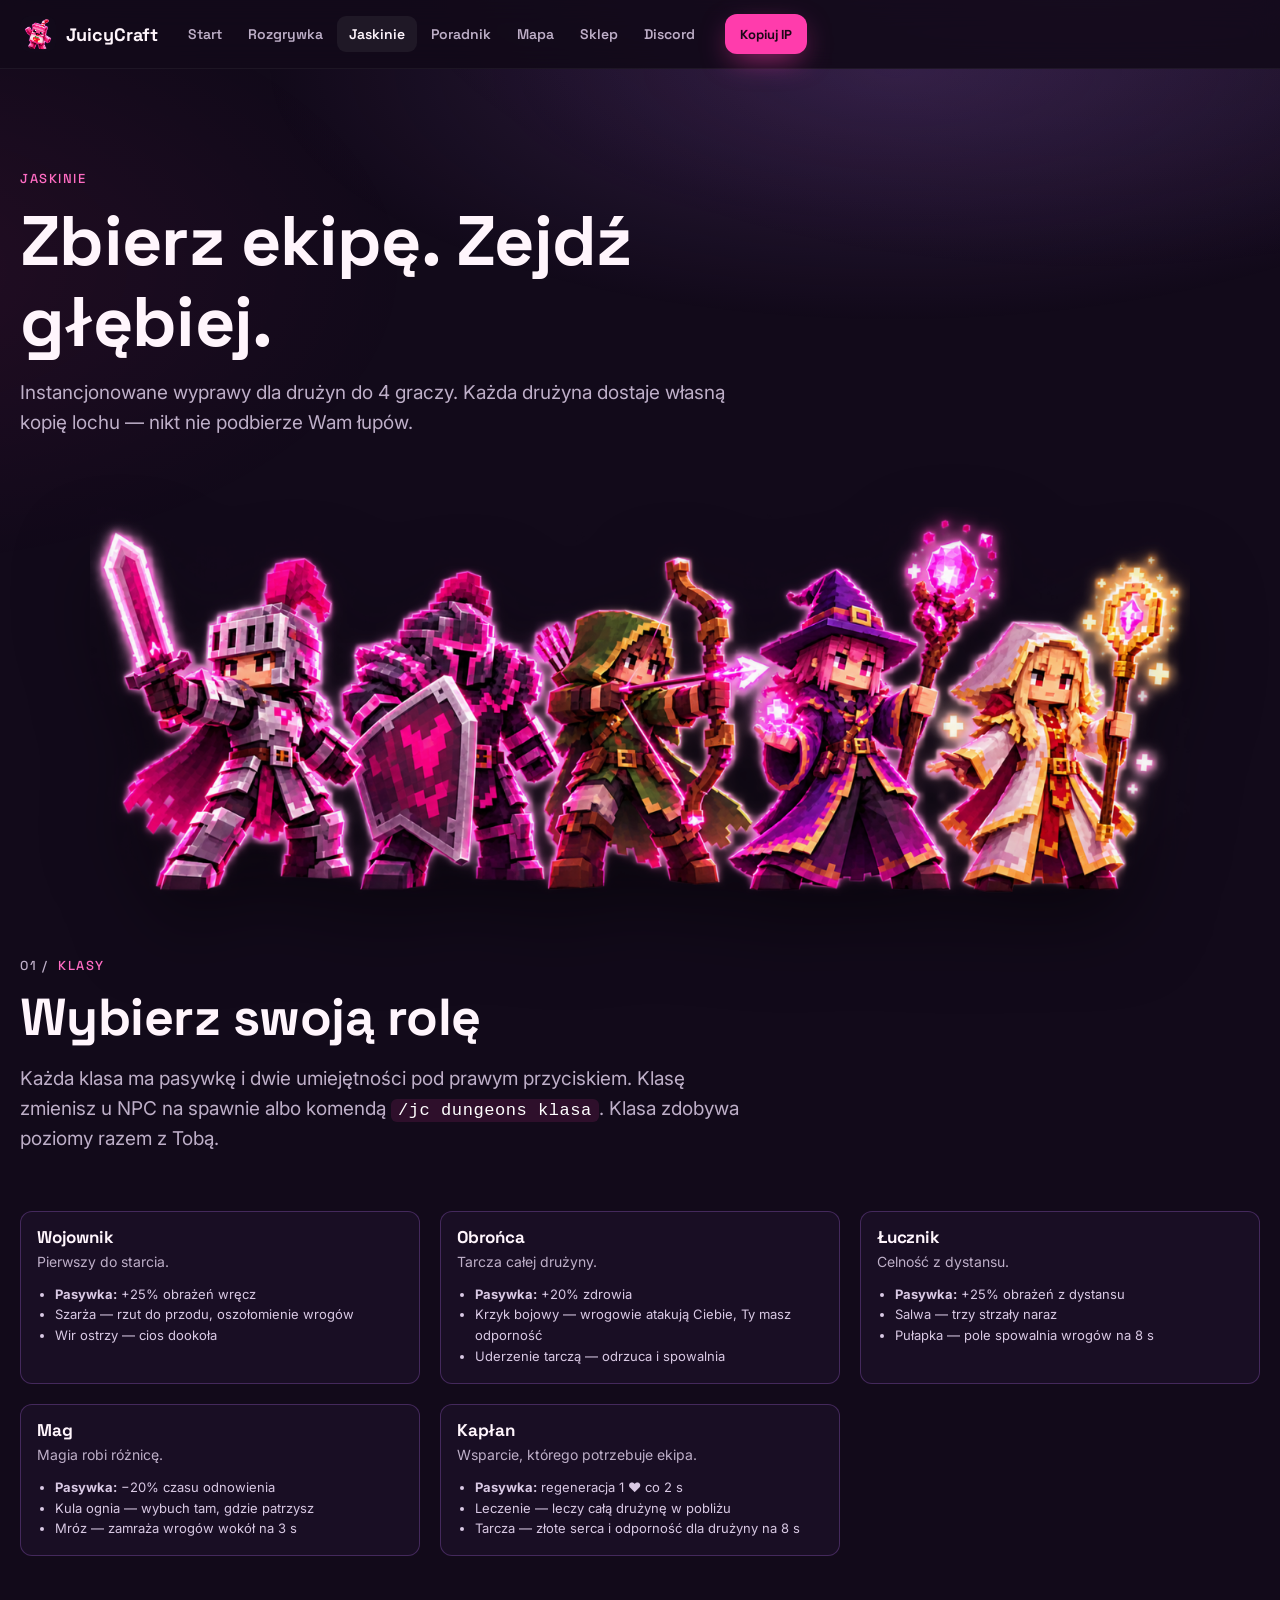
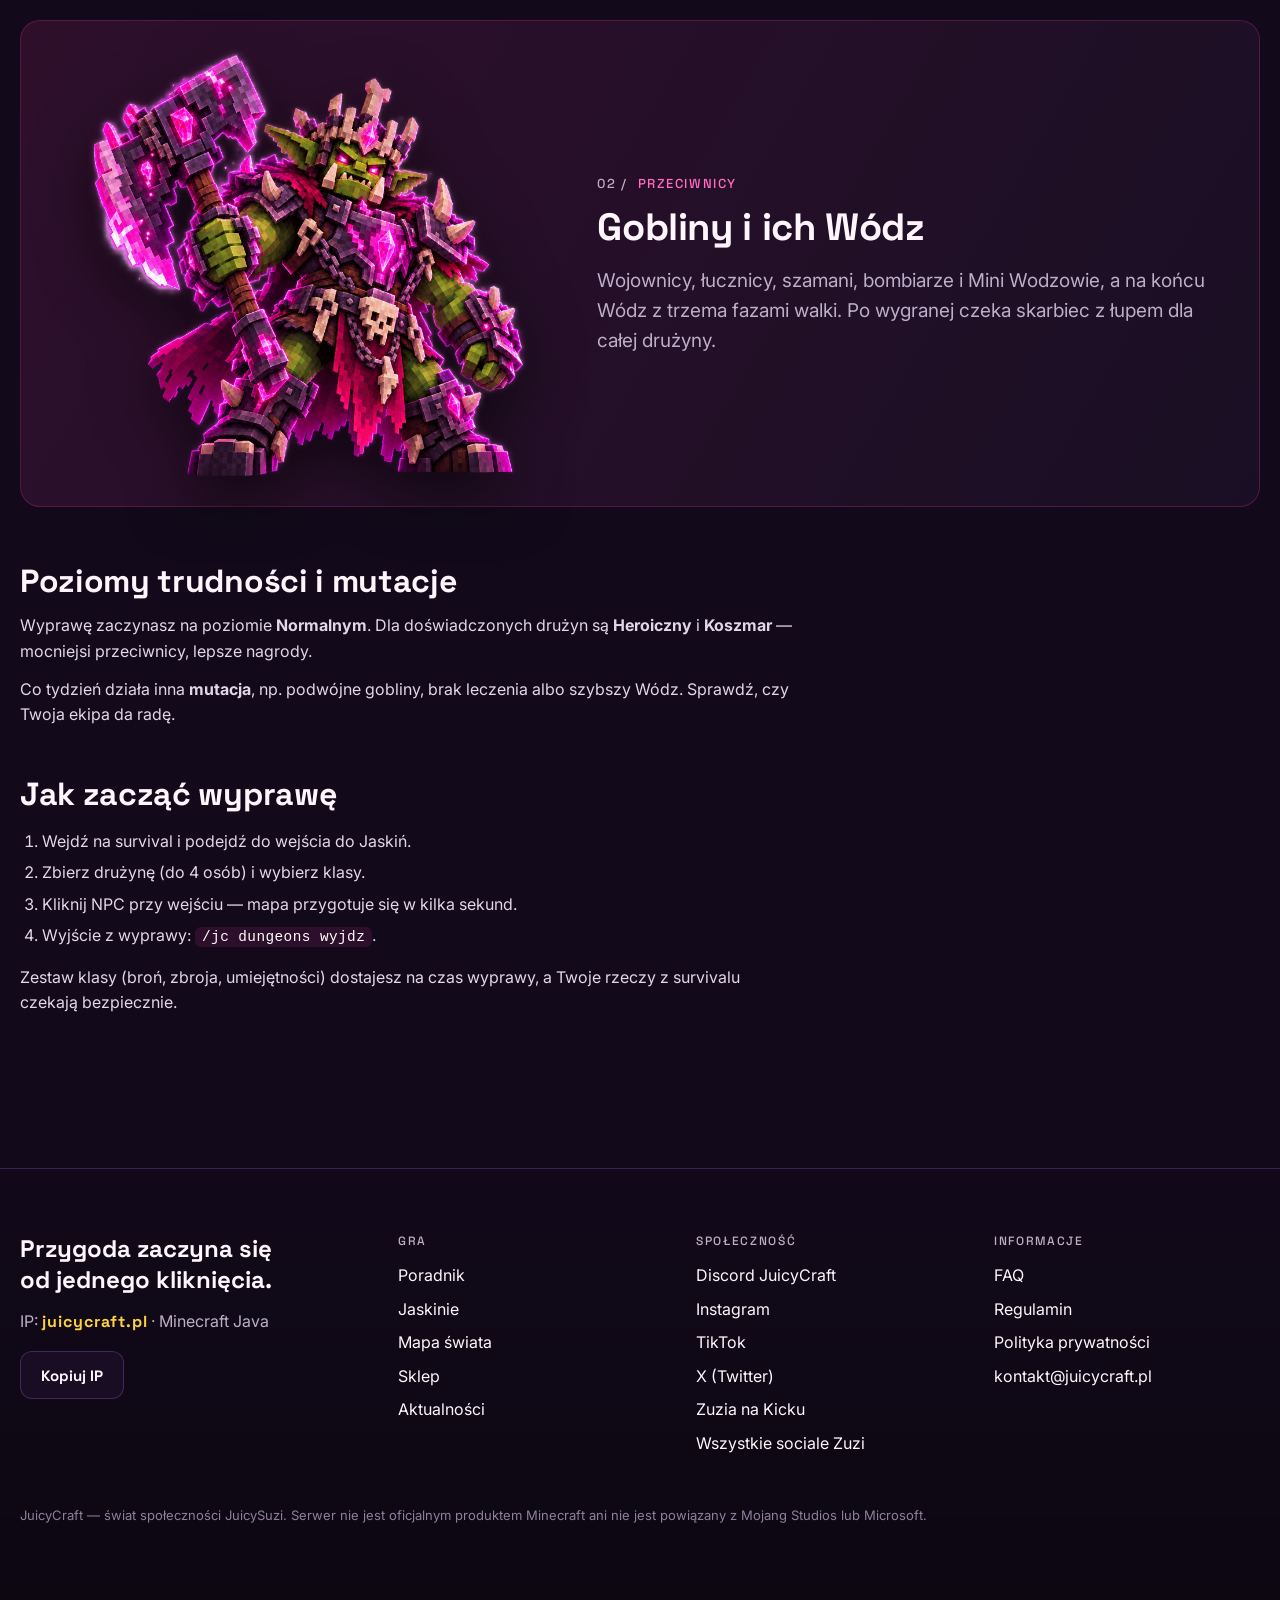
<file: jaskinie/index.html>
<!doctype html>
<html lang="pl" data-root="../">
<head>
<meta charset="utf-8">
<meta name="viewport" content="width=device-width, initial-scale=1, viewport-fit=cover">
<title>Jaskinie — wyprawy dla drużyn | JuicyCraft</title>
<meta name="description" content="Jaskinie na JuicyCraft: wyprawy dla 4 graczy, 5 klas, gobliny i Wódz z trzema fazami. Sprawdź klasy i umiejętności.">
<link rel="canonical" href="https://juicycraft.pl/jaskinie/">
<meta property="og:type" content="website">
<meta property="og:locale" content="pl_PL">
<meta property="og:title" content="Jaskinie — wyprawy dla drużyn | JuicyCraft">
<meta property="og:description" content="Jaskinie na JuicyCraft: wyprawy dla 4 graczy, 5 klas, gobliny i Wódz z trzema fazami. Sprawdź klasy i umiejętności.">
<meta property="og:url" content="https://juicycraft.pl/jaskinie/">
<meta property="og:image" content="https://juicycraft.pl/img/og.jpg">
<meta name="twitter:card" content="summary_large_image">
<meta name="theme-color" content="#120A1A">
<link rel="icon" type="image/png" href="../img/favicon.png">
<link rel="apple-touch-icon" href="../img/apple-touch-icon.png">
<link rel="preconnect" href="https://fonts.googleapis.com">
<link rel="preconnect" href="https://fonts.gstatic.com" crossorigin>
<link href="https://fonts.googleapis.com/css2?family=Inter:wght@400;500;600&family=Space+Grotesk:wght@500;600;700&display=swap" rel="stylesheet">
<link rel="stylesheet" href="../assets/style.css">

</head>
<body>
<a class="sr-only" href="#tresc">Przejdź do treści</a>
<header class="nav">
  <div class="wrap">
    <a class="brand" href="../"><img src="../img/avatar.png" alt="" width="36" height="36">JuicyCraft</a>
    <nav aria-label="Główna"><ul id="menu"><li><a href="../">Start</a></li><li><a href="../#rozgrywka">Rozgrywka</a></li><li><a href="../jaskinie/" aria-current="page">Jaskinie</a></li><li><a href="../poradnik/">Poradnik</a></li><li><a href="../mapa/">Mapa</a></li><li><a href="../sklep/">Sklep</a></li><li><a href="https://discord.gg/w9wUDA2wny" target="_blank" rel="noopener">Discord</a></li></ul></nav>
    <button class="btn btn-main ipbtn" type="button" data-copy-ip>Kopiuj IP</button>
    <button class="burger" type="button" aria-label="Menu" aria-expanded="false" aria-controls="menu"><span></span></button>
  </div>
</header>
<main id="tresc">
<section class="page-hero"><div class="wrap"><p class="eyebrow">Jaskinie</p><h1>Zbierz ekipę. Zejdź głębiej.</h1><p class="lead">Instancjonowane wyprawy dla drużyn do 4 graczy. Każda drużyna dostaje własną kopię lochu — nikt nie podbierze Wam łupów.</p></div></section>
<section style="padding-top:20px"><div class="wrap">
  <img class="lineup" src="../img/klasy.png" alt="Pięć klas Jaskiń" width="1400" height="495" style="margin-top:0">
  <div class="sec-head" style="margin-top:56px"><p class="eyebrow"><b>01 /</b> Klasy</p><h2 class="h2">Wybierz swoją rolę</h2>
    <p class="lead">Każda klasa ma pasywkę i dwie umiejętności pod prawym przyciskiem. Klasę zmienisz u NPC na spawnie albo komendą <code>/jc dungeons klasa</code>. Klasa zdobywa poziomy razem z Tobą.</p></div>
  <div class="grid3"><div class="cls reveal"><h4>Wojownik</h4><p>Pierwszy do starcia.</p><ul><li><b>Pasywka:</b> +25% obrażeń wręcz</li><li>Szarża — rzut do przodu, oszołomienie wrogów</li><li>Wir ostrzy — cios dookoła</li></ul></div><div class="cls reveal"><h4>Obrońca</h4><p>Tarcza całej drużyny.</p><ul><li><b>Pasywka:</b> +20% zdrowia</li><li>Krzyk bojowy — wrogowie atakują Ciebie, Ty masz odporność</li><li>Uderzenie tarczą — odrzuca i spowalnia</li></ul></div><div class="cls reveal"><h4>Łucznik</h4><p>Celność z dystansu.</p><ul><li><b>Pasywka:</b> +25% obrażeń z dystansu</li><li>Salwa — trzy strzały naraz</li><li>Pułapka — pole spowalnia wrogów na 8 s</li></ul></div><div class="cls reveal"><h4>Mag</h4><p>Magia robi różnicę.</p><ul><li><b>Pasywka:</b> −20% czasu odnowienia</li><li>Kula ognia — wybuch tam, gdzie patrzysz</li><li>Mróz — zamraża wrogów wokół na 3 s</li></ul></div><div class="cls reveal"><h4>Kapłan</h4><p>Wsparcie, którego potrzebuje ekipa.</p><ul><li><b>Pasywka:</b> regeneracja 1 ❤ co 2 s</li><li>Leczenie — leczy całą drużynę w pobliżu</li><li>Tarcza — złote serca i odporność dla drużyny na 8 s</li></ul></div></div>
  <div class="boss reveal" style="margin-top:64px">
    <img src="../img/boss-wodz.png" alt="Wódz goblinów" width="760" height="740" loading="lazy">
    <div><p class="eyebrow"><b>02 /</b> Przeciwnicy</p><h3>Gobliny i ich Wódz</h3>
      <p class="lead">Wojownicy, łucznicy, szamani, bombiarze i Mini Wodzowie, a na końcu Wódz z trzema fazami walki. Po wygranej czeka skarbiec z łupem dla całej drużyny.</p></div>
  </div>
  <div class="prose" style="margin-top:56px">
    <h2>Poziomy trudności i mutacje</h2>
    <p>Wyprawę zaczynasz na poziomie <b>Normalnym</b>. Dla doświadczonych drużyn są <b>Heroiczny</b> i <b>Koszmar</b> — mocniejsi przeciwnicy, lepsze nagrody.</p>
    <p>Co tydzień działa inna <b>mutacja</b>, np. podwójne gobliny, brak leczenia albo szybszy Wódz. Sprawdź, czy Twoja ekipa da radę.</p>
    <h2>Jak zacząć wyprawę</h2>
    <ol><li>Wejdź na survival i podejdź do wejścia do Jaskiń.</li><li>Zbierz drużynę (do 4 osób) i wybierz klasy.</li><li>Kliknij NPC przy wejściu — mapa przygotuje się w kilka sekund.</li><li>Wyjście z wyprawy: <code>/jc dungeons wyjdz</code>.</li></ol>
    <p>Zestaw klasy (broń, zbroja, umiejętności) dostajesz na czas wyprawy, a Twoje rzeczy z survivalu czekają bezpiecznie.</p>
  </div>
</div></section>
</main>
<footer>
  <div class="wrap">
    <div class="foot">
      <div>
        <p class="big">Przygoda zaczyna się od jednego kliknięcia.</p>
        <p style="margin-top:14px;color:var(--muted)">IP: <b style="color:var(--gold)" class="pix">juicycraft.pl</b> · Minecraft Java</p>
        <button class="btn btn-ghost" type="button" data-copy-ip style="margin-top:16px">Kopiuj IP</button>
      </div>
      <div><h4>Gra</h4><ul>
        <li><a href="../poradnik/">Poradnik</a></li><li><a href="../jaskinie/">Jaskinie</a></li>
        <li><a href="../mapa/">Mapa świata</a></li><li><a href="../sklep/">Sklep</a></li><li><a href="../aktualnosci/">Aktualności</a></li></ul></div>
      <div><h4>Społeczność</h4><ul>
        <li><a href="https://discord.gg/w9wUDA2wny" target="_blank" rel="noopener">Discord JuicyCraft</a></li>
        <li><a href="https://www.instagram.com/juicycraft.pl/" target="_blank" rel="noopener">Instagram</a></li><li><a href="https://www.tiktok.com/@juicycraft.pl" target="_blank" rel="noopener">TikTok</a></li><li><a href="https://x.com/JuicyCraftpl" target="_blank" rel="noopener">X (Twitter)</a></li>
        <li><a href="https://kick.com/juicysuzi" target="_blank" rel="noopener">Zuzia na Kicku</a></li>
        <li><a href="https://beacons.ai/juicysuzi" target="_blank" rel="noopener">Wszystkie sociale Zuzi</a></li></ul></div>
      <div><h4>Informacje</h4><ul>
        <li><a href="../faq/">FAQ</a></li><li><a href="../regulamin/">Regulamin</a></li>
        <li><a href="../polityka-prywatnosci/">Polityka prywatności</a></li><li><a href="mailto:kontakt@juicycraft.pl">kontakt@juicycraft.pl</a></li></ul></div>
    </div>
    <p class="legal">JuicyCraft — świat społeczności JuicySuzi. Serwer nie jest oficjalnym produktem Minecraft ani nie jest powiązany z Mojang Studios lub Microsoft.</p>
  </div>
</footer>
<div class="mbar">
  <button class="btn btn-main" type="button" data-copy-ip>Kopiuj IP</button>
  <a class="btn btn-ghost" href="../mapa/">Mapa</a>
  <a class="btn btn-ghost" href="https://discord.gg/w9wUDA2wny" target="_blank" rel="noopener">Discord</a>
</div>
<script src="../assets/app.js" defer></script>
</body>
</html>
</file>
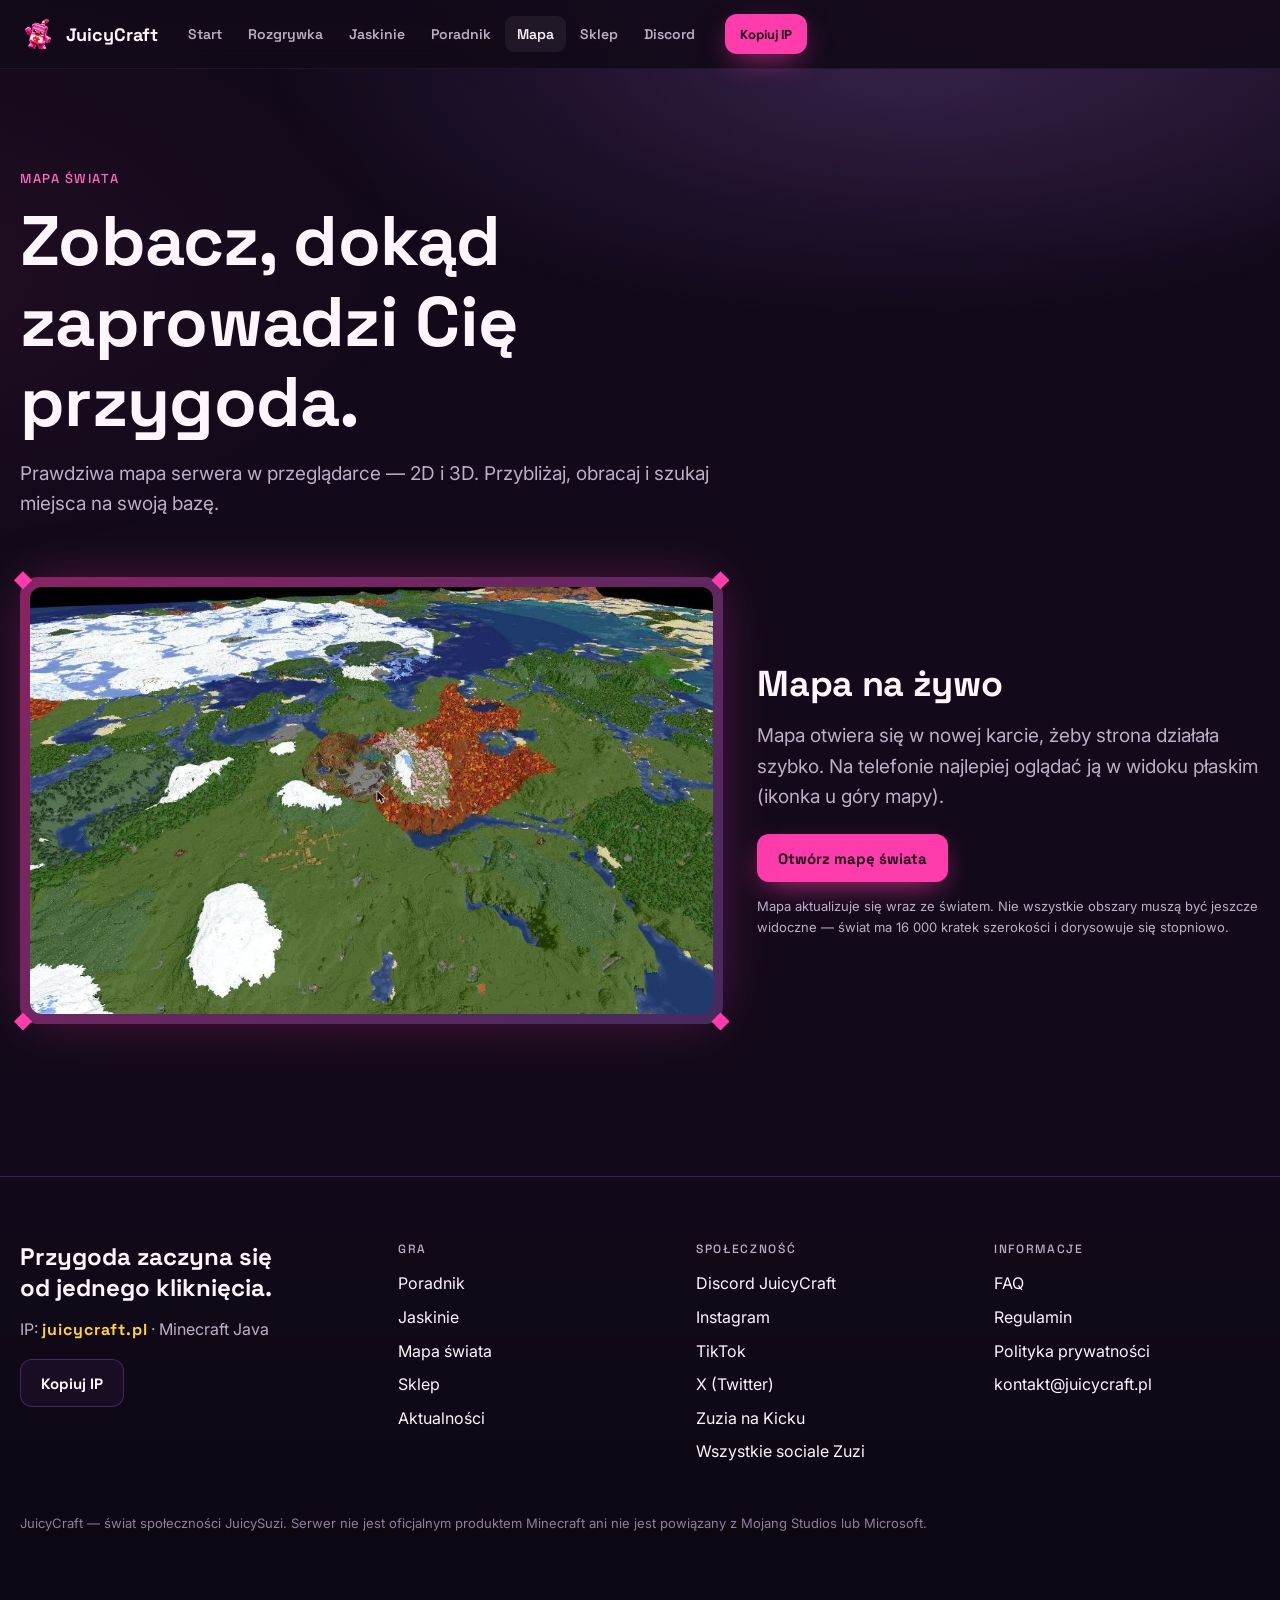
<file: mapa/index.html>
<!doctype html>
<html lang="pl" data-root="../">
<head>
<meta charset="utf-8">
<meta name="viewport" content="width=device-width, initial-scale=1, viewport-fit=cover">
<title>Mapa świata | JuicyCraft</title>
<meta name="description" content="Mapa świata JuicyCraft na żywo w 2D i 3D. Zobacz osady i znajdź miejsce na swoją bazę.">
<link rel="canonical" href="https://juicycraft.pl/mapa/">
<meta property="og:type" content="website">
<meta property="og:locale" content="pl_PL">
<meta property="og:title" content="Mapa świata | JuicyCraft">
<meta property="og:description" content="Mapa świata JuicyCraft na żywo w 2D i 3D. Zobacz osady i znajdź miejsce na swoją bazę.">
<meta property="og:url" content="https://juicycraft.pl/mapa/">
<meta property="og:image" content="https://juicycraft.pl/img/og.jpg">
<meta name="twitter:card" content="summary_large_image">
<meta name="theme-color" content="#120A1A">
<link rel="icon" type="image/png" href="../img/favicon.png">
<link rel="apple-touch-icon" href="../img/apple-touch-icon.png">
<link rel="preconnect" href="https://fonts.googleapis.com">
<link rel="preconnect" href="https://fonts.gstatic.com" crossorigin>
<link href="https://fonts.googleapis.com/css2?family=Inter:wght@400;500;600&family=Space+Grotesk:wght@500;600;700&display=swap" rel="stylesheet">
<link rel="stylesheet" href="../assets/style.css">

</head>
<body>
<a class="sr-only" href="#tresc">Przejdź do treści</a>
<header class="nav">
  <div class="wrap">
    <a class="brand" href="../"><img src="../img/avatar.png" alt="" width="36" height="36">JuicyCraft</a>
    <nav aria-label="Główna"><ul id="menu"><li><a href="../">Start</a></li><li><a href="../#rozgrywka">Rozgrywka</a></li><li><a href="../jaskinie/">Jaskinie</a></li><li><a href="../poradnik/">Poradnik</a></li><li><a href="../mapa/" aria-current="page">Mapa</a></li><li><a href="../sklep/">Sklep</a></li><li><a href="https://discord.gg/w9wUDA2wny" target="_blank" rel="noopener">Discord</a></li></ul></nav>
    <button class="btn btn-main ipbtn" type="button" data-copy-ip>Kopiuj IP</button>
    <button class="burger" type="button" aria-label="Menu" aria-expanded="false" aria-controls="menu"><span></span></button>
  </div>
</header>
<main id="tresc">
<section class="page-hero"><div class="wrap"><p class="eyebrow">Mapa świata</p><h1>Zobacz, dokąd zaprowadzi Cię przygoda.</h1><p class="lead">Prawdziwa mapa serwera w przeglądarce — 2D i 3D. Przybliżaj, obracaj i szukaj miejsca na swoją bazę.</p></div></section>
<section style="padding-top:10px"><div class="wrap map-wrap">
  <div class="map-frame"><i class="corner c1"></i><i class="corner c2"></i><i class="corner c3"></i><i class="corner c4"></i>
    <img src="../img/mapa-podglad.jpg" alt="Podgląd mapy świata JuicyCraft" width="1600" height="1000"></div>
  <div>
    <h2 class="h2" style="font-size:clamp(26px,3vw,36px)">Mapa na żywo</h2>
    <p class="lead">Mapa otwiera się w nowej karcie, żeby strona działała szybko. Na telefonie najlepiej oglądać ją w widoku płaskim (ikonka u góry mapy).</p>
    <div class="row"><a class="btn btn-main" href="https://mapa.juicycraft.pl" target="_blank" rel="noopener">Otwórz mapę świata</a></div>
    <p class="note">Mapa aktualizuje się wraz ze światem. Nie wszystkie obszary muszą być jeszcze widoczne — świat ma 16 000 kratek szerokości i dorysowuje się stopniowo.</p>
  </div>
</div></section>
</main>
<footer>
  <div class="wrap">
    <div class="foot">
      <div>
        <p class="big">Przygoda zaczyna się od jednego kliknięcia.</p>
        <p style="margin-top:14px;color:var(--muted)">IP: <b style="color:var(--gold)" class="pix">juicycraft.pl</b> · Minecraft Java</p>
        <button class="btn btn-ghost" type="button" data-copy-ip style="margin-top:16px">Kopiuj IP</button>
      </div>
      <div><h4>Gra</h4><ul>
        <li><a href="../poradnik/">Poradnik</a></li><li><a href="../jaskinie/">Jaskinie</a></li>
        <li><a href="../mapa/">Mapa świata</a></li><li><a href="../sklep/">Sklep</a></li><li><a href="../aktualnosci/">Aktualności</a></li></ul></div>
      <div><h4>Społeczność</h4><ul>
        <li><a href="https://discord.gg/w9wUDA2wny" target="_blank" rel="noopener">Discord JuicyCraft</a></li>
        <li><a href="https://www.instagram.com/juicycraft.pl/" target="_blank" rel="noopener">Instagram</a></li><li><a href="https://www.tiktok.com/@juicycraft.pl" target="_blank" rel="noopener">TikTok</a></li><li><a href="https://x.com/JuicyCraftpl" target="_blank" rel="noopener">X (Twitter)</a></li>
        <li><a href="https://kick.com/juicysuzi" target="_blank" rel="noopener">Zuzia na Kicku</a></li>
        <li><a href="https://beacons.ai/juicysuzi" target="_blank" rel="noopener">Wszystkie sociale Zuzi</a></li></ul></div>
      <div><h4>Informacje</h4><ul>
        <li><a href="../faq/">FAQ</a></li><li><a href="../regulamin/">Regulamin</a></li>
        <li><a href="../polityka-prywatnosci/">Polityka prywatności</a></li><li><a href="mailto:kontakt@juicycraft.pl">kontakt@juicycraft.pl</a></li></ul></div>
    </div>
    <p class="legal">JuicyCraft — świat społeczności JuicySuzi. Serwer nie jest oficjalnym produktem Minecraft ani nie jest powiązany z Mojang Studios lub Microsoft.</p>
  </div>
</footer>
<div class="mbar">
  <button class="btn btn-main" type="button" data-copy-ip>Kopiuj IP</button>
  <a class="btn btn-ghost" href="../mapa/">Mapa</a>
  <a class="btn btn-ghost" href="https://discord.gg/w9wUDA2wny" target="_blank" rel="noopener">Discord</a>
</div>
<script src="../assets/app.js" defer></script>
</body>
</html>
</file>
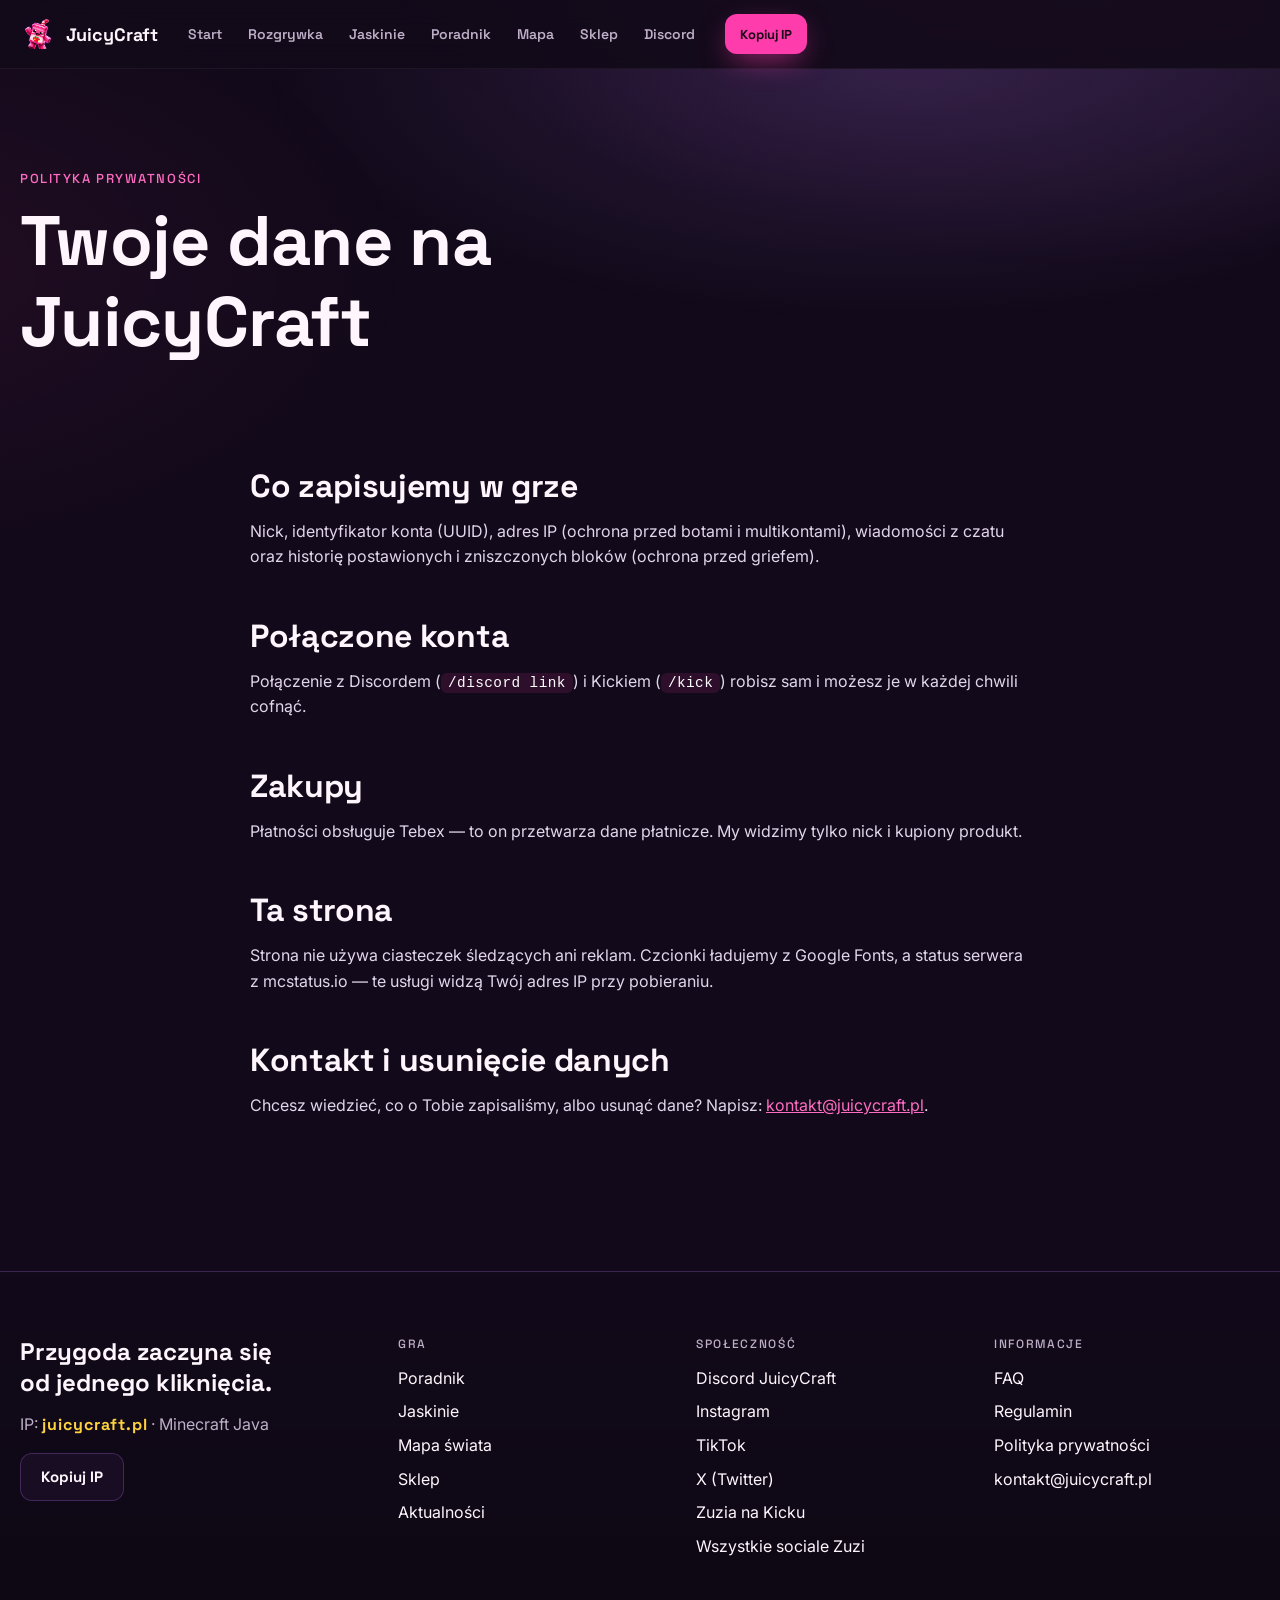
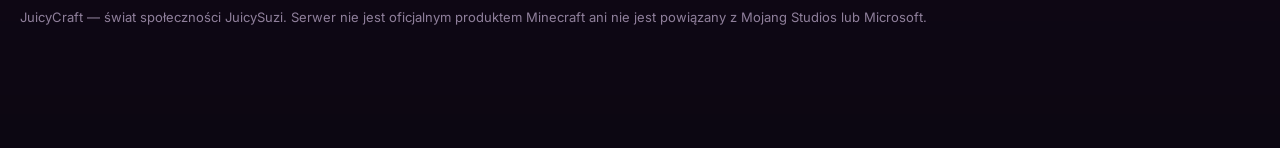
<file: polityka-prywatnosci/index.html>
<!doctype html>
<html lang="pl" data-root="../">
<head>
<meta charset="utf-8">
<meta name="viewport" content="width=device-width, initial-scale=1, viewport-fit=cover">
<title>Polityka prywatności | JuicyCraft</title>
<meta name="description" content="Jakie dane zapisuje serwer JuicyCraft i jak je usunąć.">
<link rel="canonical" href="https://juicycraft.pl/polityka-prywatnosci/">
<meta property="og:type" content="website">
<meta property="og:locale" content="pl_PL">
<meta property="og:title" content="Polityka prywatności | JuicyCraft">
<meta property="og:description" content="Jakie dane zapisuje serwer JuicyCraft i jak je usunąć.">
<meta property="og:url" content="https://juicycraft.pl/polityka-prywatnosci/">
<meta property="og:image" content="https://juicycraft.pl/img/og.jpg">
<meta name="twitter:card" content="summary_large_image">
<meta name="theme-color" content="#120A1A">
<link rel="icon" type="image/png" href="../img/favicon.png">
<link rel="apple-touch-icon" href="../img/apple-touch-icon.png">
<link rel="preconnect" href="https://fonts.googleapis.com">
<link rel="preconnect" href="https://fonts.gstatic.com" crossorigin>
<link href="https://fonts.googleapis.com/css2?family=Inter:wght@400;500;600&family=Space+Grotesk:wght@500;600;700&display=swap" rel="stylesheet">
<link rel="stylesheet" href="../assets/style.css">

</head>
<body>
<a class="sr-only" href="#tresc">Przejdź do treści</a>
<header class="nav">
  <div class="wrap">
    <a class="brand" href="../"><img src="../img/avatar.png" alt="" width="36" height="36">JuicyCraft</a>
    <nav aria-label="Główna"><ul id="menu"><li><a href="../">Start</a></li><li><a href="../#rozgrywka">Rozgrywka</a></li><li><a href="../jaskinie/">Jaskinie</a></li><li><a href="../poradnik/">Poradnik</a></li><li><a href="../mapa/">Mapa</a></li><li><a href="../sklep/">Sklep</a></li><li><a href="https://discord.gg/w9wUDA2wny" target="_blank" rel="noopener">Discord</a></li></ul></nav>
    <button class="btn btn-main ipbtn" type="button" data-copy-ip>Kopiuj IP</button>
    <button class="burger" type="button" aria-label="Menu" aria-expanded="false" aria-controls="menu"><span></span></button>
  </div>
</header>
<main id="tresc">
<section class="page-hero"><div class="wrap"><p class="eyebrow">Polityka prywatności</p><h1>Twoje dane na JuicyCraft</h1></div></section>
<section style="padding-top:10px"><div class="wrap prose">
  <h2>Co zapisujemy w grze</h2>
  <p>Nick, identyfikator konta (UUID), adres IP (ochrona przed botami i multikontami), wiadomości z czatu oraz historię postawionych i zniszczonych bloków (ochrona przed griefem).</p>
  <h2>Połączone konta</h2>
  <p>Połączenie z Discordem (<code>/discord link</code>) i Kickiem (<code>/kick</code>) robisz sam i możesz je w każdej chwili cofnąć.</p>
  <h2>Zakupy</h2>
  <p>Płatności obsługuje Tebex — to on przetwarza dane płatnicze. My widzimy tylko nick i kupiony produkt.</p>
  <h2>Ta strona</h2>
  <p>Strona nie używa ciasteczek śledzących ani reklam. Czcionki ładujemy z Google Fonts, a status serwera z mcstatus.io — te usługi widzą Twój adres IP przy pobieraniu.</p>
  <h2>Kontakt i usunięcie danych</h2>
  <p>Chcesz wiedzieć, co o Tobie zapisaliśmy, albo usunąć dane? Napisz: <a href="mailto:kontakt@juicycraft.pl">kontakt@juicycraft.pl</a>.</p>
</div></section>
</main>
<footer>
  <div class="wrap">
    <div class="foot">
      <div>
        <p class="big">Przygoda zaczyna się od jednego kliknięcia.</p>
        <p style="margin-top:14px;color:var(--muted)">IP: <b style="color:var(--gold)" class="pix">juicycraft.pl</b> · Minecraft Java</p>
        <button class="btn btn-ghost" type="button" data-copy-ip style="margin-top:16px">Kopiuj IP</button>
      </div>
      <div><h4>Gra</h4><ul>
        <li><a href="../poradnik/">Poradnik</a></li><li><a href="../jaskinie/">Jaskinie</a></li>
        <li><a href="../mapa/">Mapa świata</a></li><li><a href="../sklep/">Sklep</a></li><li><a href="../aktualnosci/">Aktualności</a></li></ul></div>
      <div><h4>Społeczność</h4><ul>
        <li><a href="https://discord.gg/w9wUDA2wny" target="_blank" rel="noopener">Discord JuicyCraft</a></li>
        <li><a href="https://www.instagram.com/juicycraft.pl/" target="_blank" rel="noopener">Instagram</a></li><li><a href="https://www.tiktok.com/@juicycraft.pl" target="_blank" rel="noopener">TikTok</a></li><li><a href="https://x.com/JuicyCraftpl" target="_blank" rel="noopener">X (Twitter)</a></li>
        <li><a href="https://kick.com/juicysuzi" target="_blank" rel="noopener">Zuzia na Kicku</a></li>
        <li><a href="https://beacons.ai/juicysuzi" target="_blank" rel="noopener">Wszystkie sociale Zuzi</a></li></ul></div>
      <div><h4>Informacje</h4><ul>
        <li><a href="../faq/">FAQ</a></li><li><a href="../regulamin/">Regulamin</a></li>
        <li><a href="../polityka-prywatnosci/">Polityka prywatności</a></li><li><a href="mailto:kontakt@juicycraft.pl">kontakt@juicycraft.pl</a></li></ul></div>
    </div>
    <p class="legal">JuicyCraft — świat społeczności JuicySuzi. Serwer nie jest oficjalnym produktem Minecraft ani nie jest powiązany z Mojang Studios lub Microsoft.</p>
  </div>
</footer>
<div class="mbar">
  <button class="btn btn-main" type="button" data-copy-ip>Kopiuj IP</button>
  <a class="btn btn-ghost" href="../mapa/">Mapa</a>
  <a class="btn btn-ghost" href="https://discord.gg/w9wUDA2wny" target="_blank" rel="noopener">Discord</a>
</div>
<script src="../assets/app.js" defer></script>
</body>
</html>
</file>
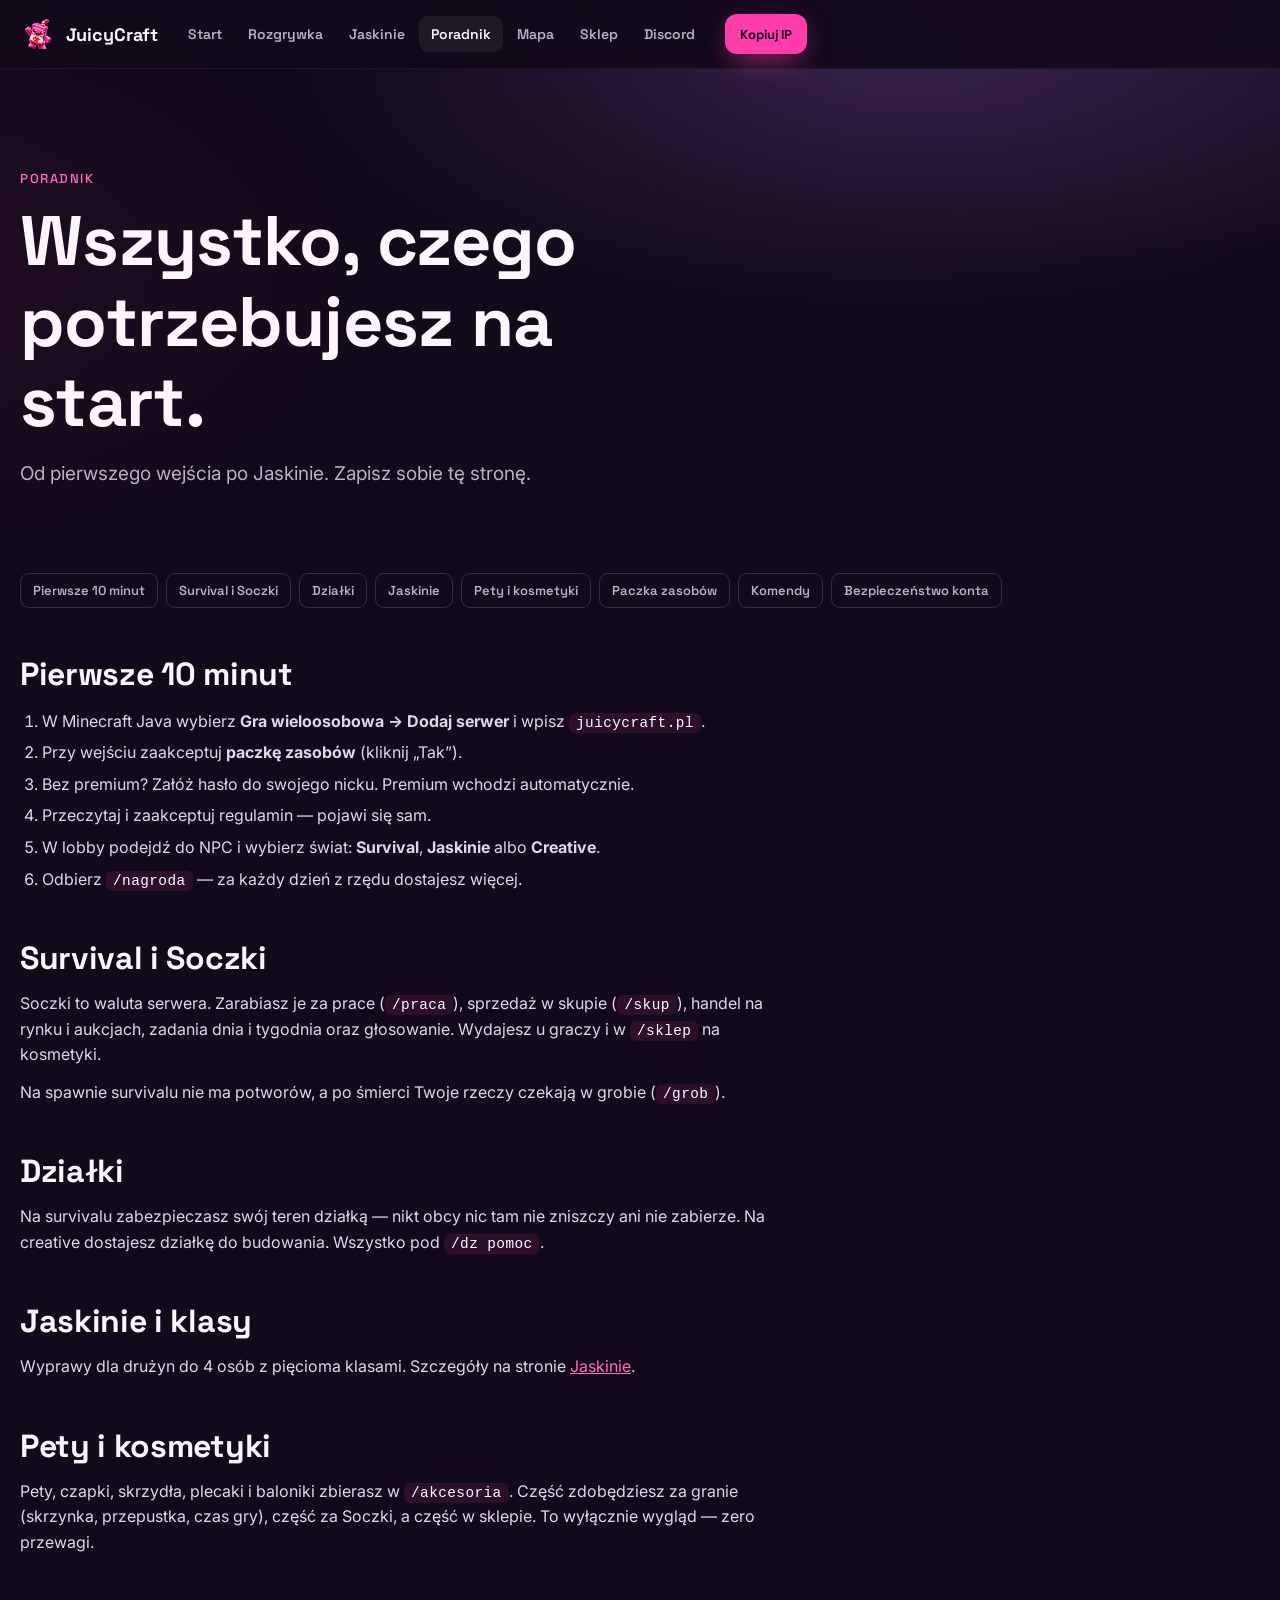
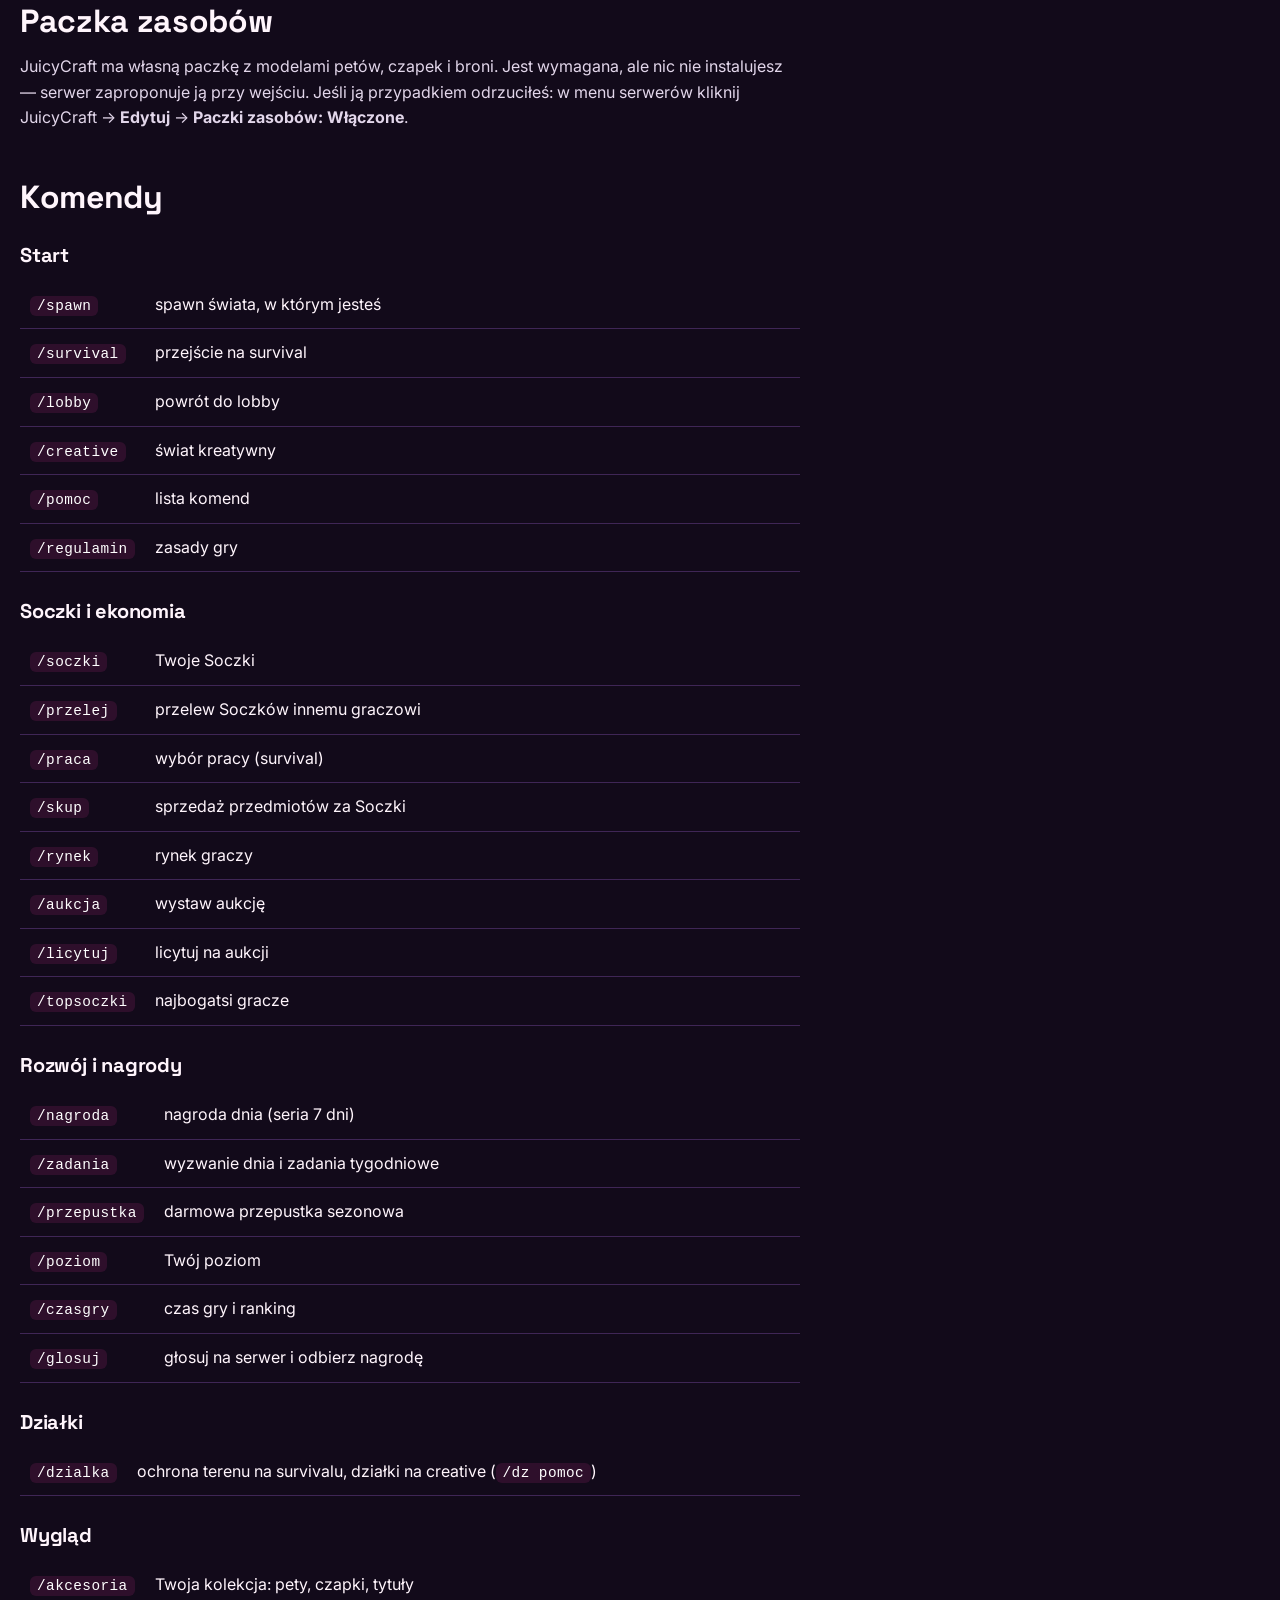
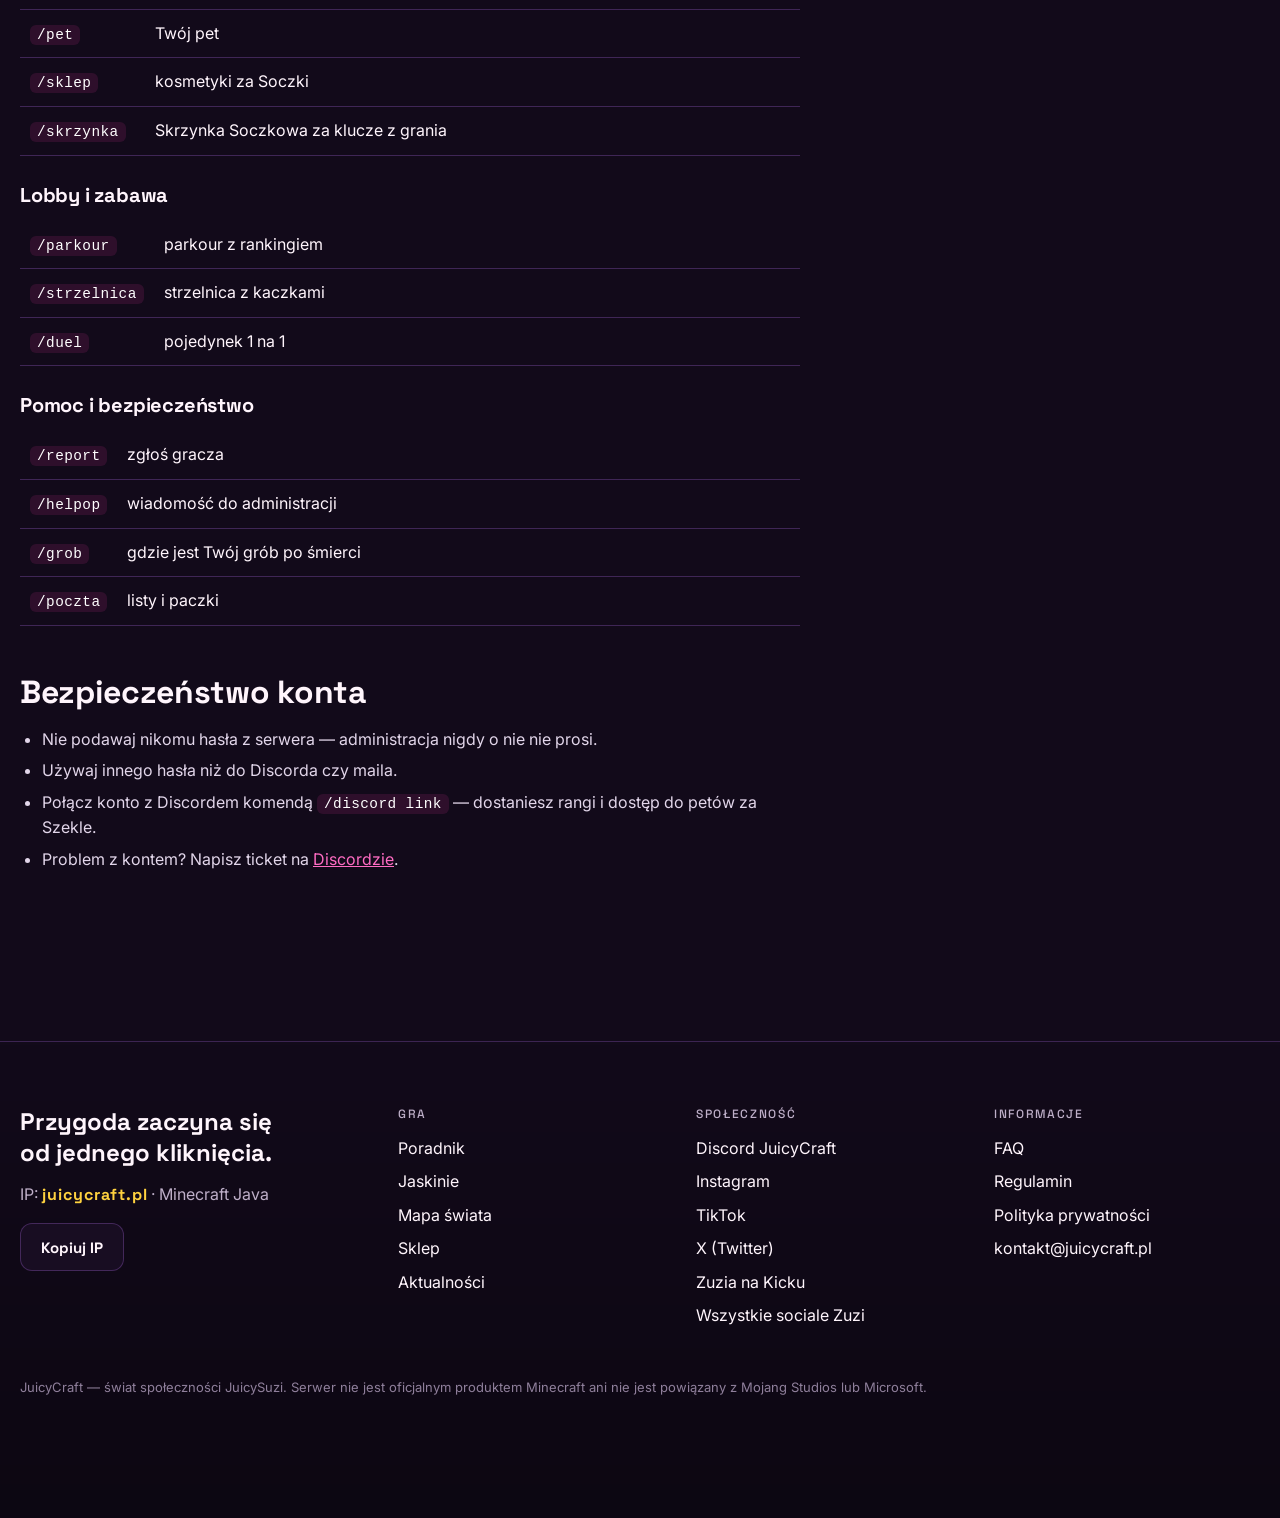
<file: poradnik/index.html>
<!doctype html>
<html lang="pl" data-root="../">
<head>
<meta charset="utf-8">
<meta name="viewport" content="width=device-width, initial-scale=1, viewport-fit=cover">
<title>Poradnik dla nowych graczy | JuicyCraft</title>
<meta name="description" content="Jak wejść na JuicyCraft, jak zarabiać Soczki, działki, Jaskinie, paczka zasobów i wszystkie komendy.">
<link rel="canonical" href="https://juicycraft.pl/poradnik/">
<meta property="og:type" content="website">
<meta property="og:locale" content="pl_PL">
<meta property="og:title" content="Poradnik dla nowych graczy | JuicyCraft">
<meta property="og:description" content="Jak wejść na JuicyCraft, jak zarabiać Soczki, działki, Jaskinie, paczka zasobów i wszystkie komendy.">
<meta property="og:url" content="https://juicycraft.pl/poradnik/">
<meta property="og:image" content="https://juicycraft.pl/img/og.jpg">
<meta name="twitter:card" content="summary_large_image">
<meta name="theme-color" content="#120A1A">
<link rel="icon" type="image/png" href="../img/favicon.png">
<link rel="apple-touch-icon" href="../img/apple-touch-icon.png">
<link rel="preconnect" href="https://fonts.googleapis.com">
<link rel="preconnect" href="https://fonts.gstatic.com" crossorigin>
<link href="https://fonts.googleapis.com/css2?family=Inter:wght@400;500;600&family=Space+Grotesk:wght@500;600;700&display=swap" rel="stylesheet">
<link rel="stylesheet" href="../assets/style.css">

</head>
<body>
<a class="sr-only" href="#tresc">Przejdź do treści</a>
<header class="nav">
  <div class="wrap">
    <a class="brand" href="../"><img src="../img/avatar.png" alt="" width="36" height="36">JuicyCraft</a>
    <nav aria-label="Główna"><ul id="menu"><li><a href="../">Start</a></li><li><a href="../#rozgrywka">Rozgrywka</a></li><li><a href="../jaskinie/">Jaskinie</a></li><li><a href="../poradnik/" aria-current="page">Poradnik</a></li><li><a href="../mapa/">Mapa</a></li><li><a href="../sklep/">Sklep</a></li><li><a href="https://discord.gg/w9wUDA2wny" target="_blank" rel="noopener">Discord</a></li></ul></nav>
    <button class="btn btn-main ipbtn" type="button" data-copy-ip>Kopiuj IP</button>
    <button class="burger" type="button" aria-label="Menu" aria-expanded="false" aria-controls="menu"><span></span></button>
  </div>
</header>
<main id="tresc">
<section class="page-hero"><div class="wrap"><p class="eyebrow">Poradnik</p><h1>Wszystko, czego potrzebujesz na start.</h1><p class="lead">Od pierwszego wejścia po Jaskinie. Zapisz sobie tę stronę.</p></div></section>
<section style="padding-top:10px"><div class="wrap">
  <nav class="toc" aria-label="Spis treści"><a href="#start">Pierwsze 10 minut</a><a href="#survival">Survival i Soczki</a><a href="#dzialki">Działki</a><a href="#jaskinie">Jaskinie</a><a href="#pety">Pety i kosmetyki</a><a href="#paczka">Paczka zasobów</a><a href="#komendy">Komendy</a><a href="#konto">Bezpieczeństwo konta</a></nav>
  <div class="prose">
    <h2 id="start">Pierwsze 10 minut</h2>
    <ol><li>W Minecraft Java wybierz <b>Gra wieloosobowa → Dodaj serwer</b> i wpisz <code>juicycraft.pl</code>.</li>
      <li>Przy wejściu zaakceptuj <b>paczkę zasobów</b> (kliknij „Tak”).</li>
      <li>Bez premium? Załóż hasło do swojego nicku. Premium wchodzi automatycznie.</li>
      <li>Przeczytaj i zaakceptuj regulamin — pojawi się sam.</li>
      <li>W lobby podejdź do NPC i wybierz świat: <b>Survival</b>, <b>Jaskinie</b> albo <b>Creative</b>.</li>
      <li>Odbierz <code>/nagroda</code> — za każdy dzień z rzędu dostajesz więcej.</li></ol>
    <h2 id="survival">Survival i Soczki</h2>
    <p>Soczki to waluta serwera. Zarabiasz je za prace (<code>/praca</code>), sprzedaż w skupie (<code>/skup</code>), handel na rynku i aukcjach, zadania dnia i tygodnia oraz głosowanie. Wydajesz u graczy i w <code>/sklep</code> na kosmetyki.</p>
    <p>Na spawnie survivalu nie ma potworów, a po śmierci Twoje rzeczy czekają w grobie (<code>/grob</code>).</p>
    <h2 id="dzialki">Działki</h2>
    <p>Na survivalu zabezpieczasz swój teren działką — nikt obcy nic tam nie zniszczy ani nie zabierze. Na creative dostajesz działkę do budowania. Wszystko pod <code>/dz pomoc</code>.</p>
    <h2 id="jaskinie">Jaskinie i klasy</h2>
    <p>Wyprawy dla drużyn do 4 osób z pięcioma klasami. Szczegóły na stronie <a href="../jaskinie/">Jaskinie</a>.</p>
    <h2 id="pety">Pety i kosmetyki</h2>
    <p>Pety, czapki, skrzydła, plecaki i baloniki zbierasz w <code>/akcesoria</code>. Część zdobędziesz za granie (skrzynka, przepustka, czas gry), część za Soczki, a część w sklepie. To wyłącznie wygląd — zero przewagi.</p>
    <h2 id="paczka">Paczka zasobów</h2>
    <p>JuicyCraft ma własną paczkę z modelami petów, czapek i broni. Jest wymagana, ale nic nie instalujesz — serwer zaproponuje ją przy wejściu. Jeśli ją przypadkiem odrzuciłeś: w menu serwerów kliknij JuicyCraft → <b>Edytuj</b> → <b>Paczki zasobów: Włączone</b>.</p>
    <h2 id="komendy">Komendy</h2>
    <h3>Start</h3><table class="cmds"><tr><td><code>/spawn</code></td><td>spawn świata, w którym jesteś</td></tr><tr><td><code>/survival</code></td><td>przejście na survival</td></tr><tr><td><code>/lobby</code></td><td>powrót do lobby</td></tr><tr><td><code>/creative</code></td><td>świat kreatywny</td></tr><tr><td><code>/pomoc</code></td><td>lista komend</td></tr><tr><td><code>/regulamin</code></td><td>zasady gry</td></tr></table><h3>Soczki i ekonomia</h3><table class="cmds"><tr><td><code>/soczki</code></td><td>Twoje Soczki</td></tr><tr><td><code>/przelej</code></td><td>przelew Soczków innemu graczowi</td></tr><tr><td><code>/praca</code></td><td>wybór pracy (survival)</td></tr><tr><td><code>/skup</code></td><td>sprzedaż przedmiotów za Soczki</td></tr><tr><td><code>/rynek</code></td><td>rynek graczy</td></tr><tr><td><code>/aukcja</code></td><td>wystaw aukcję</td></tr><tr><td><code>/licytuj</code></td><td>licytuj na aukcji</td></tr><tr><td><code>/topsoczki</code></td><td>najbogatsi gracze</td></tr></table><h3>Rozwój i nagrody</h3><table class="cmds"><tr><td><code>/nagroda</code></td><td>nagroda dnia (seria 7 dni)</td></tr><tr><td><code>/zadania</code></td><td>wyzwanie dnia i zadania tygodniowe</td></tr><tr><td><code>/przepustka</code></td><td>darmowa przepustka sezonowa</td></tr><tr><td><code>/poziom</code></td><td>Twój poziom</td></tr><tr><td><code>/czasgry</code></td><td>czas gry i ranking</td></tr><tr><td><code>/glosuj</code></td><td>głosuj na serwer i odbierz nagrodę</td></tr></table><h3>Działki</h3><table class="cmds"><tr><td><code>/dzialka</code></td><td>ochrona terenu na survivalu, działki na creative (<code>/dz pomoc</code>)</td></tr></table><h3>Wygląd</h3><table class="cmds"><tr><td><code>/akcesoria</code></td><td>Twoja kolekcja: pety, czapki, tytuły</td></tr><tr><td><code>/pet</code></td><td>Twój pet</td></tr><tr><td><code>/sklep</code></td><td>kosmetyki za Soczki</td></tr><tr><td><code>/skrzynka</code></td><td>Skrzynka Soczkowa za klucze z grania</td></tr></table><h3>Lobby i zabawa</h3><table class="cmds"><tr><td><code>/parkour</code></td><td>parkour z rankingiem</td></tr><tr><td><code>/strzelnica</code></td><td>strzelnica z kaczkami</td></tr><tr><td><code>/duel</code></td><td>pojedynek 1 na 1</td></tr></table><h3>Pomoc i bezpieczeństwo</h3><table class="cmds"><tr><td><code>/report</code></td><td>zgłoś gracza</td></tr><tr><td><code>/helpop</code></td><td>wiadomość do administracji</td></tr><tr><td><code>/grob</code></td><td>gdzie jest Twój grób po śmierci</td></tr><tr><td><code>/poczta</code></td><td>listy i paczki</td></tr></table>
    <h2 id="konto">Bezpieczeństwo konta</h2>
    <ul><li>Nie podawaj nikomu hasła z serwera — administracja nigdy o nie nie prosi.</li><li>Używaj innego hasła niż do Discorda czy maila.</li>
      <li>Połącz konto z Discordem komendą <code>/discord link</code> — dostaniesz rangi i dostęp do petów za Szekle.</li><li>Problem z kontem? Napisz ticket na <a href="https://discord.gg/w9wUDA2wny" target="_blank" rel="noopener">Discordzie</a>.</li></ul>
  </div>
</div></section>
</main>
<footer>
  <div class="wrap">
    <div class="foot">
      <div>
        <p class="big">Przygoda zaczyna się od jednego kliknięcia.</p>
        <p style="margin-top:14px;color:var(--muted)">IP: <b style="color:var(--gold)" class="pix">juicycraft.pl</b> · Minecraft Java</p>
        <button class="btn btn-ghost" type="button" data-copy-ip style="margin-top:16px">Kopiuj IP</button>
      </div>
      <div><h4>Gra</h4><ul>
        <li><a href="../poradnik/">Poradnik</a></li><li><a href="../jaskinie/">Jaskinie</a></li>
        <li><a href="../mapa/">Mapa świata</a></li><li><a href="../sklep/">Sklep</a></li><li><a href="../aktualnosci/">Aktualności</a></li></ul></div>
      <div><h4>Społeczność</h4><ul>
        <li><a href="https://discord.gg/w9wUDA2wny" target="_blank" rel="noopener">Discord JuicyCraft</a></li>
        <li><a href="https://www.instagram.com/juicycraft.pl/" target="_blank" rel="noopener">Instagram</a></li><li><a href="https://www.tiktok.com/@juicycraft.pl" target="_blank" rel="noopener">TikTok</a></li><li><a href="https://x.com/JuicyCraftpl" target="_blank" rel="noopener">X (Twitter)</a></li>
        <li><a href="https://kick.com/juicysuzi" target="_blank" rel="noopener">Zuzia na Kicku</a></li>
        <li><a href="https://beacons.ai/juicysuzi" target="_blank" rel="noopener">Wszystkie sociale Zuzi</a></li></ul></div>
      <div><h4>Informacje</h4><ul>
        <li><a href="../faq/">FAQ</a></li><li><a href="../regulamin/">Regulamin</a></li>
        <li><a href="../polityka-prywatnosci/">Polityka prywatności</a></li><li><a href="mailto:kontakt@juicycraft.pl">kontakt@juicycraft.pl</a></li></ul></div>
    </div>
    <p class="legal">JuicyCraft — świat społeczności JuicySuzi. Serwer nie jest oficjalnym produktem Minecraft ani nie jest powiązany z Mojang Studios lub Microsoft.</p>
  </div>
</footer>
<div class="mbar">
  <button class="btn btn-main" type="button" data-copy-ip>Kopiuj IP</button>
  <a class="btn btn-ghost" href="../mapa/">Mapa</a>
  <a class="btn btn-ghost" href="https://discord.gg/w9wUDA2wny" target="_blank" rel="noopener">Discord</a>
</div>
<script src="../assets/app.js" defer></script>
</body>
</html>
</file>
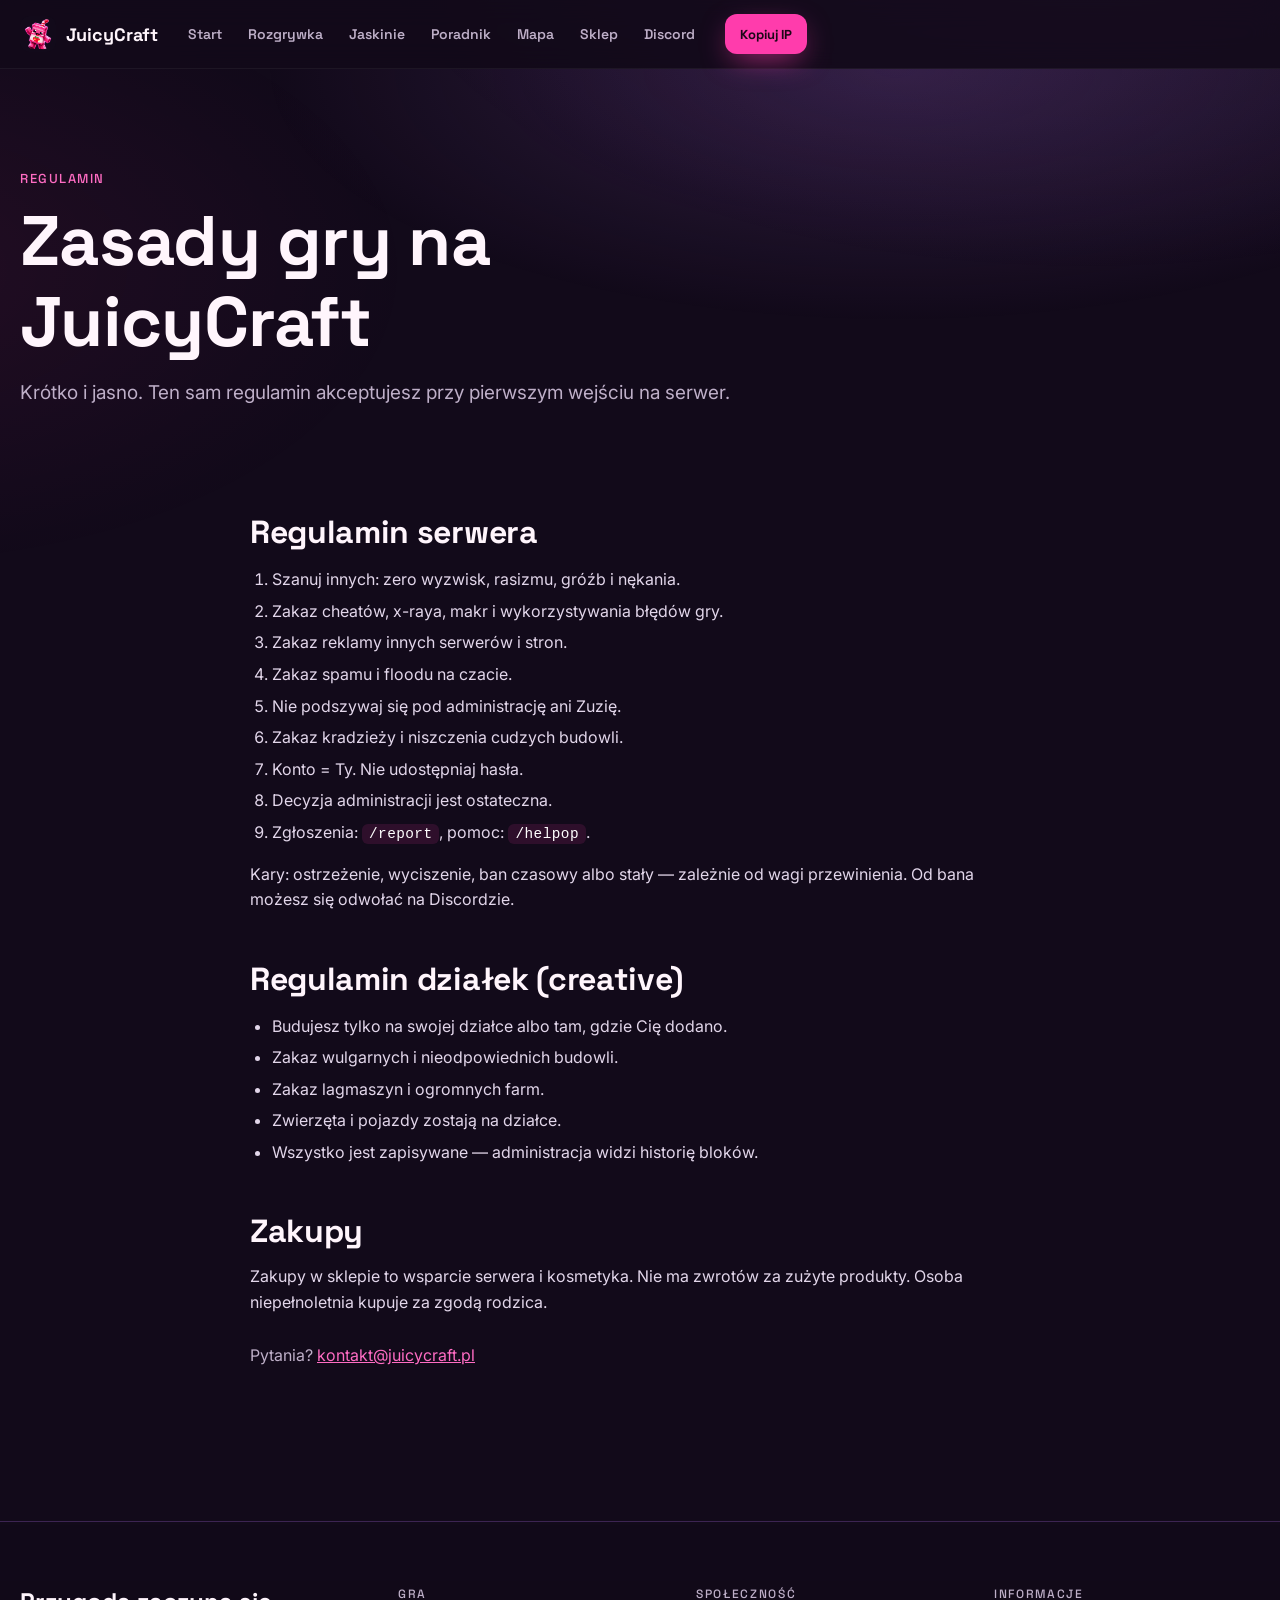
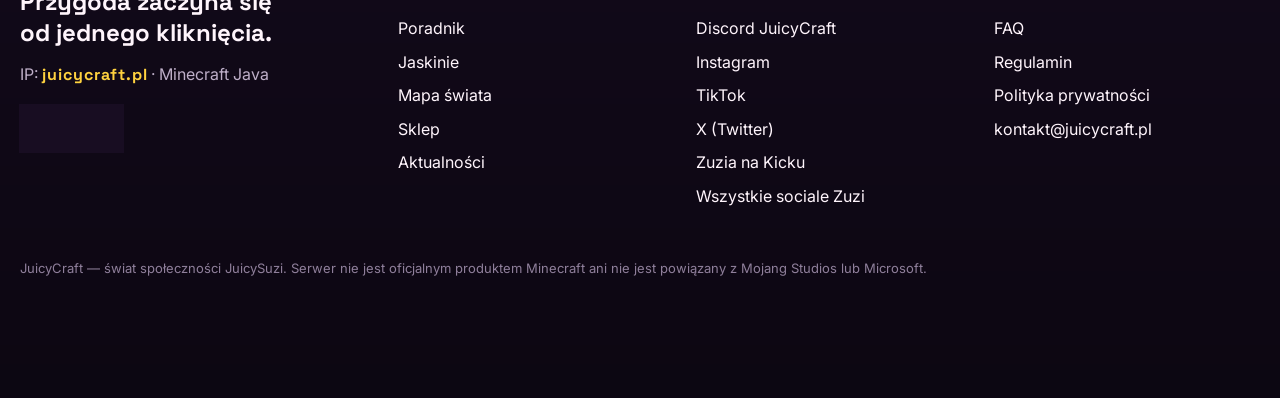
<file: regulamin/index.html>
<!doctype html>
<html lang="pl" data-root="../">
<head>
<meta charset="utf-8">
<meta name="viewport" content="width=device-width, initial-scale=1, viewport-fit=cover">
<title>Regulamin | JuicyCraft</title>
<meta name="description" content="Regulamin serwera Minecraft JuicyCraft, regulamin działek i zasady zakupów.">
<link rel="canonical" href="https://juicycraft.pl/regulamin/">
<meta property="og:type" content="website">
<meta property="og:locale" content="pl_PL">
<meta property="og:title" content="Regulamin | JuicyCraft">
<meta property="og:description" content="Regulamin serwera Minecraft JuicyCraft, regulamin działek i zasady zakupów.">
<meta property="og:url" content="https://juicycraft.pl/regulamin/">
<meta property="og:image" content="https://juicycraft.pl/img/og.jpg">
<meta name="twitter:card" content="summary_large_image">
<meta name="theme-color" content="#120A1A">
<link rel="icon" type="image/png" href="../img/favicon.png">
<link rel="apple-touch-icon" href="../img/apple-touch-icon.png">
<link rel="preconnect" href="https://fonts.googleapis.com">
<link rel="preconnect" href="https://fonts.gstatic.com" crossorigin>
<link href="https://fonts.googleapis.com/css2?family=Inter:wght@400;500;600&family=Space+Grotesk:wght@500;600;700&display=swap" rel="stylesheet">
<link rel="stylesheet" href="../assets/style.css">

</head>
<body>
<a class="sr-only" href="#tresc">Przejdź do treści</a>
<header class="nav">
  <div class="wrap">
    <a class="brand" href="../"><img src="../img/avatar.png" alt="" width="36" height="36">JuicyCraft</a>
    <nav aria-label="Główna"><ul id="menu"><li><a href="../">Start</a></li><li><a href="../#rozgrywka">Rozgrywka</a></li><li><a href="../jaskinie/">Jaskinie</a></li><li><a href="../poradnik/">Poradnik</a></li><li><a href="../mapa/">Mapa</a></li><li><a href="../sklep/">Sklep</a></li><li><a href="https://discord.gg/w9wUDA2wny" target="_blank" rel="noopener">Discord</a></li></ul></nav>
    <button class="btn btn-main ipbtn" type="button" data-copy-ip>Kopiuj IP</button>
    <button class="burger" type="button" aria-label="Menu" aria-expanded="false" aria-controls="menu"><span></span></button>
  </div>
</header>
<main id="tresc">
<section class="page-hero"><div class="wrap"><p class="eyebrow">Regulamin</p><h1>Zasady gry na JuicyCraft</h1><p class="lead">Krótko i jasno. Ten sam regulamin akceptujesz przy pierwszym wejściu na serwer.</p></div></section>
<section style="padding-top:10px"><div class="wrap prose">
  <h2>Regulamin serwera</h2>
  <ol><li>Szanuj innych: zero wyzwisk, rasizmu, gróźb i nękania.</li><li>Zakaz cheatów, x-raya, makr i wykorzystywania błędów gry.</li>
    <li>Zakaz reklamy innych serwerów i stron.</li><li>Zakaz spamu i floodu na czacie.</li><li>Nie podszywaj się pod administrację ani Zuzię.</li>
    <li>Zakaz kradzieży i niszczenia cudzych budowli.</li><li>Konto = Ty. Nie udostępniaj hasła.</li><li>Decyzja administracji jest ostateczna.</li>
    <li>Zgłoszenia: <code>/report</code>, pomoc: <code>/helpop</code>.</li></ol>
  <p>Kary: ostrzeżenie, wyciszenie, ban czasowy albo stały — zależnie od wagi przewinienia. Od bana możesz się odwołać na Discordzie.</p>
  <h2>Regulamin działek (creative)</h2>
  <ul><li>Budujesz tylko na swojej działce albo tam, gdzie Cię dodano.</li><li>Zakaz wulgarnych i nieodpowiednich budowli.</li><li>Zakaz lagmaszyn i ogromnych farm.</li>
    <li>Zwierzęta i pojazdy zostają na działce.</li><li>Wszystko jest zapisywane — administracja widzi historię bloków.</li></ul>
  <h2>Zakupy</h2>
  <p>Zakupy w sklepie to wsparcie serwera i kosmetyka. Nie ma zwrotów za zużyte produkty. Osoba niepełnoletnia kupuje za zgodą rodzica.</p>
  <p style="margin-top:28px;color:var(--muted)">Pytania? <a href="mailto:kontakt@juicycraft.pl">kontakt@juicycraft.pl</a></p>
</div></section>
</main>
<footer>
  <div class="wrap">
    <div class="foot">
      <div>
        <p class="big">Przygoda zaczyna się od jednego kliknięcia.</p>
        <p style="margin-top:14px;color:var(--muted)">IP: <b style="color:var(--gold)" class="pix">juicycraft.pl</b> · Minecraft Java</p>
        <button class="btn btn-ghost" type="button" data-copy-ip style="margin-top:16px">Kopiuj IP</button>
      </div>
      <div><h4>Gra</h4><ul>
        <li><a href="../poradnik/">Poradnik</a></li><li><a href="../jaskinie/">Jaskinie</a></li>
        <li><a href="../mapa/">Mapa świata</a></li><li><a href="../sklep/">Sklep</a></li><li><a href="../aktualnosci/">Aktualności</a></li></ul></div>
      <div><h4>Społeczność</h4><ul>
        <li><a href="https://discord.gg/w9wUDA2wny" target="_blank" rel="noopener">Discord JuicyCraft</a></li>
        <li><a href="https://www.instagram.com/juicycraft.pl/" target="_blank" rel="noopener">Instagram</a></li><li><a href="https://www.tiktok.com/@juicycraft.pl" target="_blank" rel="noopener">TikTok</a></li><li><a href="https://x.com/JuicyCraftpl" target="_blank" rel="noopener">X (Twitter)</a></li>
        <li><a href="https://kick.com/juicysuzi" target="_blank" rel="noopener">Zuzia na Kicku</a></li>
        <li><a href="https://beacons.ai/juicysuzi" target="_blank" rel="noopener">Wszystkie sociale Zuzi</a></li></ul></div>
      <div><h4>Informacje</h4><ul>
        <li><a href="../faq/">FAQ</a></li><li><a href="../regulamin/">Regulamin</a></li>
        <li><a href="../polityka-prywatnosci/">Polityka prywatności</a></li><li><a href="mailto:kontakt@juicycraft.pl">kontakt@juicycraft.pl</a></li></ul></div>
    </div>
    <p class="legal">JuicyCraft — świat społeczności JuicySuzi. Serwer nie jest oficjalnym produktem Minecraft ani nie jest powiązany z Mojang Studios lub Microsoft.</p>
  </div>
</footer>
<div class="mbar">
  <button class="btn btn-main" type="button" data-copy-ip>Kopiuj IP</button>
  <a class="btn btn-ghost" href="../mapa/">Mapa</a>
  <a class="btn btn-ghost" href="https://discord.gg/w9wUDA2wny" target="_blank" rel="noopener">Discord</a>
</div>
<script src="../assets/app.js" defer></script>
</body>
</html>
</file>
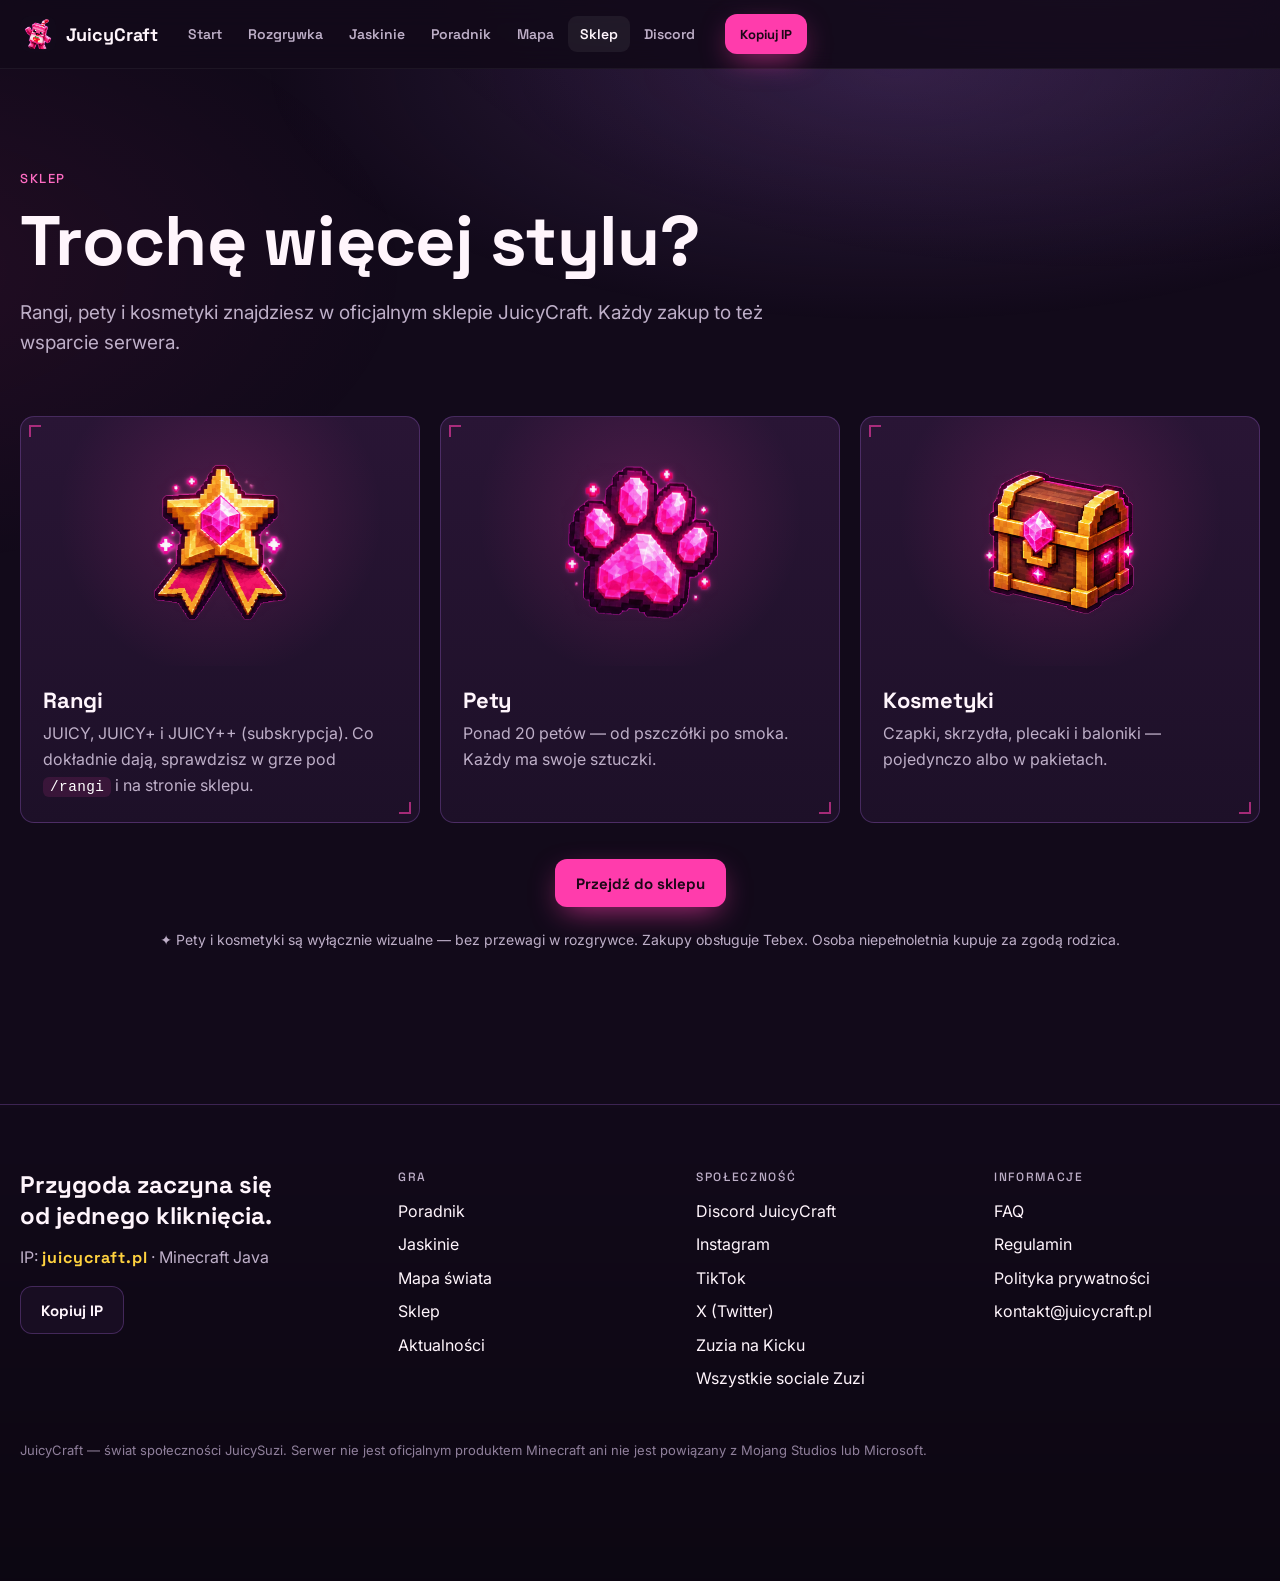
<file: sklep/index.html>
<!doctype html>
<html lang="pl" data-root="../">
<head>
<meta charset="utf-8">
<meta name="viewport" content="width=device-width, initial-scale=1, viewport-fit=cover">
<title>Sklep — rangi, pety i kosmetyki | JuicyCraft</title>
<meta name="description" content="Rangi JUICY, pety i kosmetyki w oficjalnym sklepie JuicyCraft. Kosmetyki bez przewagi w grze.">
<link rel="canonical" href="https://juicycraft.pl/sklep/">
<meta property="og:type" content="website">
<meta property="og:locale" content="pl_PL">
<meta property="og:title" content="Sklep — rangi, pety i kosmetyki | JuicyCraft">
<meta property="og:description" content="Rangi JUICY, pety i kosmetyki w oficjalnym sklepie JuicyCraft. Kosmetyki bez przewagi w grze.">
<meta property="og:url" content="https://juicycraft.pl/sklep/">
<meta property="og:image" content="https://juicycraft.pl/img/og.jpg">
<meta name="twitter:card" content="summary_large_image">
<meta name="theme-color" content="#120A1A">
<link rel="icon" type="image/png" href="../img/favicon.png">
<link rel="apple-touch-icon" href="../img/apple-touch-icon.png">
<link rel="preconnect" href="https://fonts.googleapis.com">
<link rel="preconnect" href="https://fonts.gstatic.com" crossorigin>
<link href="https://fonts.googleapis.com/css2?family=Inter:wght@400;500;600&family=Space+Grotesk:wght@500;600;700&display=swap" rel="stylesheet">
<link rel="stylesheet" href="../assets/style.css">

</head>
<body>
<a class="sr-only" href="#tresc">Przejdź do treści</a>
<header class="nav">
  <div class="wrap">
    <a class="brand" href="../"><img src="../img/avatar.png" alt="" width="36" height="36">JuicyCraft</a>
    <nav aria-label="Główna"><ul id="menu"><li><a href="../">Start</a></li><li><a href="../#rozgrywka">Rozgrywka</a></li><li><a href="../jaskinie/">Jaskinie</a></li><li><a href="../poradnik/">Poradnik</a></li><li><a href="../mapa/">Mapa</a></li><li><a href="../sklep/" aria-current="page">Sklep</a></li><li><a href="https://discord.gg/w9wUDA2wny" target="_blank" rel="noopener">Discord</a></li></ul></nav>
    <button class="btn btn-main ipbtn" type="button" data-copy-ip>Kopiuj IP</button>
    <button class="burger" type="button" aria-label="Menu" aria-expanded="false" aria-controls="menu"><span></span></button>
  </div>
</header>
<main id="tresc">
<section class="page-hero"><div class="wrap"><p class="eyebrow">Sklep</p><h1>Trochę więcej stylu?</h1><p class="lead">Rangi, pety i kosmetyki znajdziesz w oficjalnym sklepie JuicyCraft. Każdy zakup to też wsparcie serwera.</p></div></section>
<section class="shop" style="padding-top:10px"><div class="wrap">
  <div class="grid3">
    <div class="card" id="rangi"><div class="card-img"><img src="../img/ikony/glosowanie.png" alt="" width="160" height="160"></div><div class="card-body"><h3>Rangi</h3><p>JUICY, JUICY+ i JUICY++ (subskrypcja). Co dokładnie dają, sprawdzisz w grze pod <code>/rangi</code> i na stronie sklepu.</p></div></div>
    <div class="card" id="pety"><div class="card-img"><img src="../img/ikony/pety.png" alt="" width="160" height="160"></div><div class="card-body"><h3>Pety</h3><p>Ponad 20 petów — od pszczółki po smoka. Każdy ma swoje sztuczki.</p></div></div>
    <div class="card" id="kosmetyki"><div class="card-img"><img src="../img/ikony/sklep.png" alt="" width="160" height="160"></div><div class="card-body"><h3>Kosmetyki</h3><p>Czapki, skrzydła, plecaki i baloniki — pojedynczo albo w pakietach.</p></div></div>
  </div>
  <div class="row" style="justify-content:center;margin-top:36px"><a class="btn btn-main" href="https://juicycraft.tebex.store" target="_blank" rel="noopener">Przejdź do sklepu</a></div>
  <p class="fineprint" style="justify-content:center">✦ Pety i kosmetyki są wyłącznie wizualne — bez przewagi w rozgrywce. Zakupy obsługuje Tebex. Osoba niepełnoletnia kupuje za zgodą rodzica.</p>
</div></section>
</main>
<footer>
  <div class="wrap">
    <div class="foot">
      <div>
        <p class="big">Przygoda zaczyna się od jednego kliknięcia.</p>
        <p style="margin-top:14px;color:var(--muted)">IP: <b style="color:var(--gold)" class="pix">juicycraft.pl</b> · Minecraft Java</p>
        <button class="btn btn-ghost" type="button" data-copy-ip style="margin-top:16px">Kopiuj IP</button>
      </div>
      <div><h4>Gra</h4><ul>
        <li><a href="../poradnik/">Poradnik</a></li><li><a href="../jaskinie/">Jaskinie</a></li>
        <li><a href="../mapa/">Mapa świata</a></li><li><a href="../sklep/">Sklep</a></li><li><a href="../aktualnosci/">Aktualności</a></li></ul></div>
      <div><h4>Społeczność</h4><ul>
        <li><a href="https://discord.gg/w9wUDA2wny" target="_blank" rel="noopener">Discord JuicyCraft</a></li>
        <li><a href="https://www.instagram.com/juicycraft.pl/" target="_blank" rel="noopener">Instagram</a></li><li><a href="https://www.tiktok.com/@juicycraft.pl" target="_blank" rel="noopener">TikTok</a></li><li><a href="https://x.com/JuicyCraftpl" target="_blank" rel="noopener">X (Twitter)</a></li>
        <li><a href="https://kick.com/juicysuzi" target="_blank" rel="noopener">Zuzia na Kicku</a></li>
        <li><a href="https://beacons.ai/juicysuzi" target="_blank" rel="noopener">Wszystkie sociale Zuzi</a></li></ul></div>
      <div><h4>Informacje</h4><ul>
        <li><a href="../faq/">FAQ</a></li><li><a href="../regulamin/">Regulamin</a></li>
        <li><a href="../polityka-prywatnosci/">Polityka prywatności</a></li><li><a href="mailto:kontakt@juicycraft.pl">kontakt@juicycraft.pl</a></li></ul></div>
    </div>
    <p class="legal">JuicyCraft — świat społeczności JuicySuzi. Serwer nie jest oficjalnym produktem Minecraft ani nie jest powiązany z Mojang Studios lub Microsoft.</p>
  </div>
</footer>
<div class="mbar">
  <button class="btn btn-main" type="button" data-copy-ip>Kopiuj IP</button>
  <a class="btn btn-ghost" href="../mapa/">Mapa</a>
  <a class="btn btn-ghost" href="https://discord.gg/w9wUDA2wny" target="_blank" rel="noopener">Discord</a>
</div>
<script src="../assets/app.js" defer></script>
</body>
</html>
</file>
<file: assets/style.css>
/* JuicyCraft.pl — wspolny styl wszystkich podstron */
:root{
  --pink:#FF3CAC; --pink-2:#ff6cc3; --purple:#784BA0; --gold:#FFD23F;
  --bg:#120A1A; --surface:#1D1028; --surface-2:#291535; --line:rgba(255,60,172,.22); --line-2:rgba(120,75,160,.45);
  --text:#FFF5FC; --muted:#BEAFC8; --ok:#5FE3A1; --err:#FF7185;
  --r:14px; --max:1240px;
  --f-head:'Space Grotesk',system-ui,sans-serif; --f-body:'Inter',system-ui,sans-serif; --f-pix:'Space Grotesk',system-ui,sans-serif;
}
*{box-sizing:border-box}
html{scroll-behavior:smooth;-webkit-text-size-adjust:100%}
body{margin:0;background:var(--bg);color:var(--text);font-family:var(--f-body);font-size:16px;line-height:1.6;overflow-x:hidden}
body::before{content:"";position:fixed;inset:0;z-index:-1;pointer-events:none;
  background:radial-gradient(1200px 600px at 85% -10%,rgba(120,75,160,.18),transparent 60%),radial-gradient(900px 500px at -10% 30%,rgba(255,60,172,.07),transparent 60%)}
img{max-width:100%;height:auto;display:block}
a{color:var(--pink-2)}
h1,h2,h3,h4{font-family:var(--f-head);line-height:1.15;margin:0;letter-spacing:-.01em}
p{margin:0}
.wrap{width:min(var(--max),100% - 32px);margin-inline:auto}
.pix{font-family:var(--f-pix);letter-spacing:.06em}
.sr-only{position:absolute;width:1px;height:1px;overflow:hidden;clip:rect(0 0 0 0);white-space:nowrap}
:focus-visible{outline:2px solid var(--gold);outline-offset:3px;border-radius:6px}

/* ---------- przyciski ---------- */
.btn{display:inline-flex;align-items:center;justify-content:center;gap:10px;min-height:48px;padding:12px 20px;border-radius:12px;
  font:700 15px/1 var(--f-head);text-decoration:none;border:1px solid transparent;cursor:pointer;transition:transform .15s,box-shadow .2s,background .2s,border-color .2s;white-space:nowrap}
.btn:hover{transform:translateY(-2px)}
.btn-main{background:var(--pink);color:#1b0717;box-shadow:0 10px 30px -8px rgba(255,60,172,.7)}
.btn-main:hover{box-shadow:0 14px 38px -8px rgba(255,60,172,.9)}
.btn-ghost{background:rgba(29,16,40,.7);color:var(--text);border-color:var(--line-2);backdrop-filter:blur(8px)}
.btn-ghost:hover{border-color:var(--pink)}
.btn[aria-disabled=true]{opacity:.55;pointer-events:none}
.btn img{width:22px;height:22px}

/* ---------- nawigacja ---------- */
.nav{position:sticky;top:0;z-index:50;background:rgba(18,10,26,.72);backdrop-filter:blur(14px);border-bottom:1px solid rgba(255,255,255,.05)}
.nav .wrap{display:flex;align-items:center;gap:18px;height:68px}
.brand{display:flex;align-items:center;gap:10px;text-decoration:none;color:var(--text);font:700 18px var(--f-head);flex-shrink:0}
.brand img{width:36px;height:36px;border-radius:9px}
.nav ul{display:flex;gap:2px;list-style:none;margin:0 0 0 auto;padding:0}
.nav ul a{display:block;padding:9px 12px;border-radius:9px;color:var(--muted);text-decoration:none;font:600 14px var(--f-head)}
.nav ul a:hover,.nav ul a[aria-current=page]{color:var(--text);background:rgba(255,255,255,.06)}
.nav .ipbtn{min-height:40px;padding:8px 14px;font-size:13px}
.burger{display:none;margin-left:auto;width:44px;height:44px;border-radius:10px;border:1px solid var(--line-2);background:transparent;color:var(--text);cursor:pointer}
.burger span,.burger span::before,.burger span::after{display:block;width:18px;height:2px;background:currentColor;margin:auto;position:relative;transition:.2s}
.burger span::before,.burger span::after{content:"";position:absolute;left:0}
.burger span::before{top:-6px}.burger span::after{top:6px}
@media (max-width:1060px){
  .nav ul{position:fixed;inset:68px 0 auto 0;flex-direction:column;background:rgba(18,10,26,.97);padding:12px 16px 20px;border-bottom:1px solid var(--line);
    transform:translateY(-120%);transition:transform .25s;margin:0}
  .nav.open ul{transform:none}
  .nav ul a{padding:14px 12px;font-size:17px}
  .burger{display:block}
  .nav .ipbtn{margin-left:auto}
  .burger{margin-left:8px}
}

/* ---------- sekcje ---------- */
section{padding:clamp(64px,9vw,112px) 0;position:relative}
.eyebrow{display:inline-flex;align-items:center;gap:10px;color:var(--pink-2);font:500 13px var(--f-pix);letter-spacing:.12em;text-transform:uppercase;margin-bottom:14px}
.eyebrow b{color:var(--muted);font-weight:500}
.h2{font-size:clamp(30px,4.6vw,52px);font-weight:700;max-width:18ch}
.lead{color:var(--muted);font-size:clamp(16px,1.6vw,19px);max-width:62ch;margin-top:16px}
.sec-head{margin-bottom:clamp(32px,5vw,56px)}
.sec-head.center{text-align:center}.sec-head.center .h2,.sec-head.center .lead{margin-inline:auto}
.divider{height:2px;max-width:var(--max);margin:0 auto;background:linear-gradient(90deg,transparent,rgba(255,60,172,.5) 20%,rgba(120,75,160,.6) 50%,rgba(255,60,172,.5) 80%,transparent);
  mask:repeating-linear-gradient(90deg,#000 0 14px,transparent 14px 18px)}

/* ---------- hero ---------- */
.hero{min-height:calc(100svh - 68px);display:flex;align-items:center;padding:56px 0 72px;isolation:isolate;overflow:hidden}
.hero-bg{position:absolute;inset:0;z-index:-2;background:url(../img/hero.jpg) 70% center/cover no-repeat;transform:scale(1.04)}
.hero::after{content:"";position:absolute;inset:0;z-index:-1;background:linear-gradient(90deg,rgba(18,10,26,.95) 0%,rgba(18,10,26,.75) 38%,rgba(18,10,26,.15) 70%),linear-gradient(0deg,var(--bg) 0%,transparent 26%)}
@media (max-width:820px){
  .hero-bg{background-image:url(../img/hero-mobile.jpg);background-position:center top}
  .hero::after{background:linear-gradient(180deg,rgba(18,10,26,.25) 0%,rgba(18,10,26,.82) 45%,var(--bg) 100%)}
  .hero{align-items:flex-end}
}
.hero-grid{display:grid;grid-template-columns:minmax(0,1.1fr) minmax(0,.9fr);gap:24px;align-items:center}
@media (max-width:820px){.hero-grid{grid-template-columns:1fr}}
.badge{display:inline-flex;gap:8px;align-items:center;padding:6px 12px;border-radius:999px;background:rgba(255,210,63,.1);color:var(--gold);border:1px solid rgba(255,210,63,.3);font:500 12px var(--f-pix);letter-spacing:.1em}
.hero h1{font-size:clamp(40px,6.6vw,84px);font-weight:700;margin:18px 0 18px;max-width:13ch}
.hero h1 em{font-style:normal;background:linear-gradient(90deg,var(--pink),#ff9bd6,var(--pink));-webkit-background-clip:text;background-clip:text;color:transparent;background-size:200% auto;animation:shine 6s linear infinite}
@keyframes shine{to{background-position:200% center}}
.hero .lead{color:#e3d4ec}
.ip-card{display:flex;align-items:center;gap:14px;flex-wrap:wrap;margin:30px 0 22px;padding:10px 10px 10px 20px;border-radius:16px;background:rgba(18,10,26,.72);
  border:1px solid var(--line);backdrop-filter:blur(10px);width:fit-content;max-width:100%}
.ip-card .ip{font:700 clamp(20px,2.6vw,28px) var(--f-pix);color:var(--gold);letter-spacing:.02em;text-shadow:0 0 18px rgba(255,210,63,.35)}
.hero-actions{display:flex;gap:12px;flex-wrap:wrap}
.copied{color:var(--ok)}

.countdown{margin-top:34px}
.countdown .label{font:500 12px var(--f-pix);letter-spacing:.14em;color:var(--muted);margin-bottom:10px;display:flex;gap:14px;flex-wrap:wrap}
.countdown .label b{color:var(--pink-2);font-weight:500}
.cd{display:flex;gap:10px}
.cd div{min-width:78px;padding:12px 8px 10px;border-radius:12px;background:rgba(29,16,40,.8);border:1px solid var(--line-2);text-align:center}
.cd strong{display:block;font:700 clamp(24px,3.4vw,34px)/1 var(--f-pix);color:var(--text)}
.cd span{display:block;margin-top:6px;font-size:11px;color:var(--muted);letter-spacing:.12em;text-transform:uppercase}
@media (max-width:420px){.cd div{min-width:0;flex:1}}
.status{display:inline-flex;align-items:center;gap:10px;margin-top:18px;font:500 13px var(--f-pix);letter-spacing:.08em;color:var(--muted)}
.dot{width:10px;height:10px;border-radius:50%;background:#7a6a86;box-shadow:0 0 0 4px rgba(122,106,134,.2)}
.dot.on{background:var(--ok);box-shadow:0 0 0 4px rgba(95,227,161,.2);animation:pulse 2s infinite}
@keyframes pulse{50%{box-shadow:0 0 0 8px rgba(95,227,161,0)}}

/* Soczek */
.mascot{position:relative;justify-self:center;width:min(380px,80vw)}
.mascot img{width:100%;filter:drop-shadow(0 20px 40px rgba(255,60,172,.35));animation:float 4s ease-in-out infinite;cursor:pointer;-webkit-tap-highlight-color:transparent}
@keyframes float{50%{transform:translateY(-6px) rotate(-1deg)}}
.mascot.happy img{animation:hop .5s ease}
@keyframes hop{40%{transform:translateY(-22px) scale(1.04)}}
.bubble{position:absolute;top:2%;left:-6%;max-width:230px;padding:12px 16px;border-radius:16px 16px 16px 4px;background:var(--text);color:#2a0f23;font:600 15px var(--f-head);
  box-shadow:0 12px 30px rgba(0,0,0,.35);opacity:0;transform:translateY(8px) scale(.96);transition:.25s;pointer-events:none}
.bubble.show{opacity:1;transform:none}
@media (max-width:820px){.mascot{width:min(200px,50vw);order:1;margin:8px auto 0;justify-self:center}.bubble{left:auto;right:92%;top:10%;font-size:13px;max-width:180px;border-radius:16px 16px 4px 16px}}

.particles{position:absolute;inset:0;z-index:-1;pointer-events:none;overflow:hidden}
.particles i{position:absolute;width:4px;height:4px;background:var(--pink);box-shadow:0 0 10px var(--pink);opacity:.0;animation:drift linear infinite}
@keyframes drift{0%{transform:translateY(20px);opacity:0}15%{opacity:.8}100%{transform:translateY(-140px);opacity:0}}

/* ---------- karty ---------- */
.grid3{display:grid;grid-template-columns:repeat(3,1fr);gap:20px}
.grid2{display:grid;grid-template-columns:repeat(2,1fr);gap:20px}
.grid4{display:grid;grid-template-columns:repeat(4,1fr);gap:16px}
@media (max-width:980px){.grid3,.grid4{grid-template-columns:1fr 1fr}}
@media (max-width:640px){.grid3,.grid2,.grid4{grid-template-columns:1fr}}
.card{position:relative;border-radius:var(--r);background:linear-gradient(180deg,var(--surface-2),var(--surface));border:1px solid var(--line-2);overflow:hidden;transition:transform .2s,border-color .2s,box-shadow .2s}
.card::before,.card::after{content:"";position:absolute;width:10px;height:10px;border:2px solid var(--pink);opacity:.6;pointer-events:none}
.card::before{top:8px;left:8px;border-right:0;border-bottom:0}.card::after{bottom:8px;right:8px;border-left:0;border-top:0}
@media (hover:hover){.card:hover{transform:translateY(-4px);border-color:rgba(255,60,172,.6);box-shadow:0 18px 40px -18px rgba(255,60,172,.5)}
  .card:hover .card-img img{transform:scale(1.04)}}
.card-img{aspect-ratio:4/3;overflow:hidden;background:#1a0f26}
.card-img img{width:100%;height:100%;object-fit:cover;transition:transform .4s}
.card-body{padding:22px 22px 24px}
.card h3{font-size:22px;margin-bottom:8px}
.card p{color:var(--muted)}
.card .more{display:inline-flex;margin-top:16px;font:700 14px var(--f-head);color:var(--pink-2);text-decoration:none}
.card .more::after{content:"→";margin-left:8px;transition:transform .2s}
.card .more:hover::after{transform:translateX(4px)}
.mini{display:flex;gap:16px;align-items:flex-start;padding:20px}
.mini img{width:64px;height:64px;flex-shrink:0;image-rendering:auto}
.mini h3{font-size:18px;margin-bottom:4px}

/* Jaskinie */
.dungeon{background:radial-gradient(800px 400px at 50% 0%,rgba(120,75,160,.25),transparent 70%),linear-gradient(180deg,transparent,rgba(10,4,16,.6))}
.tags{display:flex;gap:10px;flex-wrap:wrap;margin-top:22px}
.tag{padding:8px 14px;border-radius:10px;border:1px solid var(--line-2);background:rgba(29,16,40,.7);font:500 13px var(--f-pix);letter-spacing:.08em}
.lineup{margin:44px auto 0;width:100%;max-width:1100px;height:auto;filter:drop-shadow(0 30px 40px rgba(0,0,0,.5))}
.classes{display:grid;grid-template-columns:repeat(5,1fr);gap:12px;margin-top:20px}
@media (max-width:980px){.classes{grid-template-columns:repeat(2,1fr)}}
.cls{padding:16px;border-radius:12px;background:rgba(29,16,40,.75);border:1px solid var(--line-2)}
.cls h4{font-size:17px;margin-bottom:4px}
.cls p{font-size:14px;color:var(--muted)}
.cls ul{margin:10px 0 0;padding-left:18px;font-size:13px;color:#d9c9e4}
.boss{display:grid;grid-template-columns:.9fr 1.1fr;gap:30px;align-items:center;margin-top:64px;padding:28px;border-radius:20px;background:linear-gradient(120deg,rgba(255,60,172,.12),rgba(120,75,160,.08));border:1px solid var(--line)}
.boss img{width:100%;max-width:440px;margin:auto;filter:drop-shadow(0 20px 30px rgba(0,0,0,.6))}
@media (max-width:820px){.boss{grid-template-columns:1fr}}
.boss h3{font-size:clamp(26px,3.4vw,38px)}

/* kroki */
.steps{display:grid;grid-template-columns:repeat(3,1fr);gap:18px;counter-reset:s}
@media (max-width:820px){.steps{grid-template-columns:1fr}}
.step{position:relative;padding:26px 22px 22px;border-radius:var(--r);background:var(--surface);border:1px solid var(--line-2)}
.step::before{counter-increment:s;content:"0" counter(s);font:600 14px var(--f-pix);color:var(--pink-2);display:block;margin-bottom:10px;letter-spacing:.1em}
.step h3{font-size:19px;margin-bottom:6px}.step p{color:var(--muted)}
code,.kbd{font:500 .9em ui-monospace,Consolas,monospace;background:rgba(255,60,172,.12);color:#fff;padding:2px 7px;border-radius:6px;letter-spacing:.03em}

/* mapa */
.map-wrap{display:grid;grid-template-columns:1.4fr 1fr;gap:34px;align-items:center}
@media (max-width:900px){.map-wrap{grid-template-columns:1fr}}
.map-frame{position:relative;border-radius:18px;padding:10px;background:linear-gradient(135deg,rgba(255,60,172,.5),rgba(120,75,160,.5));box-shadow:0 0 60px -10px rgba(255,60,172,.35)}
.map-frame img,.map-frame iframe{display:block;width:100%;aspect-ratio:16/10;object-fit:cover;border-radius:12px;border:0;background:#0c0611}
.map-frame .corner{position:absolute;width:18px;height:18px;background:var(--pink);clip-path:polygon(50% 0,100% 50%,50% 100%,0 50%);box-shadow:0 0 12px var(--pink)}
.map-frame .c1{top:-6px;left:-6px}.map-frame .c2{top:-6px;right:-6px}.map-frame .c3{bottom:-6px;left:-6px}.map-frame .c4{bottom:-6px;right:-6px}
.note{font-size:13px;color:var(--muted);margin-top:14px}

/* ogloszenia */
.news{display:grid;grid-template-columns:repeat(3,1fr);gap:18px}
@media (max-width:900px){.news{grid-template-columns:1fr}}
.post{padding:22px;border-radius:var(--r);background:var(--surface);border:1px solid var(--line-2);display:flex;flex-direction:column;gap:10px}
.post .meta{display:flex;justify-content:space-between;gap:10px;font:500 12px var(--f-pix);letter-spacing:.1em;color:var(--muted)}
.post .kind{color:var(--gold)}
.post h3{font-size:19px}.post p{color:var(--muted);font-size:15px;white-space:pre-line}
.empty{padding:28px;border-radius:var(--r);border:1px dashed var(--line-2);color:var(--muted);text-align:center}

/* sklep */
.shop .card-img{aspect-ratio:16/10;display:grid;place-items:center;background:radial-gradient(circle at 50% 40%,rgba(255,60,172,.18),transparent 65%)}
.shop .card-img img{width:auto;max-height:72%;height:auto;object-fit:contain}
.fineprint{margin-top:22px;color:var(--muted);font-size:14px;display:flex;gap:10px;align-items:center;flex-wrap:wrap}

/* Zuzia */
.zuzia{display:grid;grid-template-columns:auto 1fr;gap:36px;align-items:center;padding:clamp(24px,4vw,44px);border-radius:24px;
  background:radial-gradient(500px 300px at 0% 0%,rgba(83,252,24,.08),transparent 60%),linear-gradient(135deg,var(--surface-2),var(--surface));border:1px solid var(--line)}
.zuzia .pic{width:clamp(120px,16vw,180px);aspect-ratio:1;border-radius:50%;border:3px solid var(--pink);box-shadow:0 0 0 8px rgba(255,60,172,.12),0 20px 40px rgba(0,0,0,.4);object-fit:cover}
@media (max-width:700px){.zuzia{grid-template-columns:1fr;text-align:center}.zuzia .pic{margin:auto}.zuzia .row{justify-content:center}}
.live{display:inline-flex;align-items:center;gap:8px;font:500 12px var(--f-pix);letter-spacing:.12em;color:var(--muted);margin-bottom:12px}
.row{display:flex;gap:12px;flex-wrap:wrap;margin-top:22px}
.btn-kick{background:#53FC18;color:#0b1a05}

/* FAQ */
.faq{max-width:860px;margin:auto}
.faq details{border-bottom:1px solid var(--line-2)}
.faq summary{list-style:none;cursor:pointer;padding:20px 40px 20px 0;font:600 18px var(--f-head);position:relative}
.faq summary::-webkit-details-marker{display:none}
.faq summary::after{content:"+";position:absolute;right:6px;top:16px;font:500 26px var(--f-pix);color:var(--pink);transition:transform .2s}
.faq details[open] summary::after{transform:rotate(45deg)}
.faq details p{padding:0 0 20px;color:var(--muted);max-width:70ch}

/* podstrony */
.page-hero{padding:clamp(56px,8vw,96px) 0 clamp(32px,5vw,48px);background:radial-gradient(900px 360px at 70% 0%,rgba(120,75,160,.28),transparent 70%)}
.page-hero h1{font-size:clamp(38px,6vw,70px);max-width:16ch}
.prose{max-width:780px}
.prose h2{font-size:clamp(24px,3vw,32px);margin:48px 0 14px}
.prose h3{font-size:20px;margin:28px 0 10px}
.prose p,.prose li{color:#e2d6ea}
.prose p+p{margin-top:12px}
.prose ul,.prose ol{padding-left:22px}.prose li{margin:6px 0}
.cmds{width:100%;border-collapse:collapse;margin:14px 0}
.cmds td{padding:11px 10px;border-bottom:1px solid var(--line-2);vertical-align:top}
.cmds td:first-child{white-space:nowrap;width:1%}
.toc{display:flex;flex-wrap:wrap;gap:8px;margin:26px 0 8px}
.toc a{padding:8px 12px;border-radius:9px;border:1px solid var(--line-2);color:var(--muted);text-decoration:none;font:600 13px var(--f-head)}
.toc a:hover{color:var(--text);border-color:var(--pink)}
.side-ip{position:sticky;top:90px}

/* stopka */
footer{margin-top:40px;padding:64px 0 120px;border-top:1px solid var(--line-2);background:linear-gradient(180deg,transparent,rgba(0,0,0,.3))}
.foot{display:grid;grid-template-columns:1.3fr repeat(3,1fr);gap:32px}
@media (max-width:900px){.foot{grid-template-columns:1fr 1fr}}
@media (max-width:520px){.foot{grid-template-columns:1fr}}
.foot h4{font:500 12px var(--f-pix);letter-spacing:.14em;color:var(--muted);margin-bottom:14px;text-transform:uppercase}
.foot ul{list-style:none;padding:0;margin:0}.foot li{margin:8px 0}
.foot a{color:var(--text);text-decoration:none}.foot a:hover{color:var(--pink-2)}
.foot .big{font:700 24px var(--f-head);max-width:16ch}
.legal{margin-top:40px;color:#8f7f9b;font-size:13px}

/* dolny pasek na telefonie */
.mbar{display:none}
@media (max-width:820px){
  .mbar{display:grid;grid-template-columns:1.3fr 1fr 1fr;gap:8px;position:fixed;left:10px;right:10px;bottom:10px;z-index:60;padding:8px;border-radius:16px;
    background:rgba(18,10,26,.92);border:1px solid var(--line);backdrop-filter:blur(12px);box-shadow:0 10px 30px rgba(0,0,0,.5)}
  .mbar .btn{min-height:46px;padding:10px;font-size:14px}
}

/* animacja wejscia */
.reveal{opacity:0;transform:translateY(18px);transition:opacity .6s ease,transform .6s ease}
.reveal.in{opacity:1;transform:none}
.toast{position:fixed;left:50%;bottom:90px;transform:translate(-50%,20px);opacity:0;z-index:80;padding:12px 18px;border-radius:12px;background:var(--text);color:#2a0f23;font:700 15px var(--f-head);
  transition:.25s;pointer-events:none;box-shadow:0 12px 30px rgba(0,0,0,.4)}
.toast.show{opacity:1;transform:translate(-50%,0)}

@media (prefers-reduced-motion:reduce){
  *,*::before,*::after{animation:none!important;transition:none!important;scroll-behavior:auto!important}
  .reveal{opacity:1;transform:none}
}
</file>
